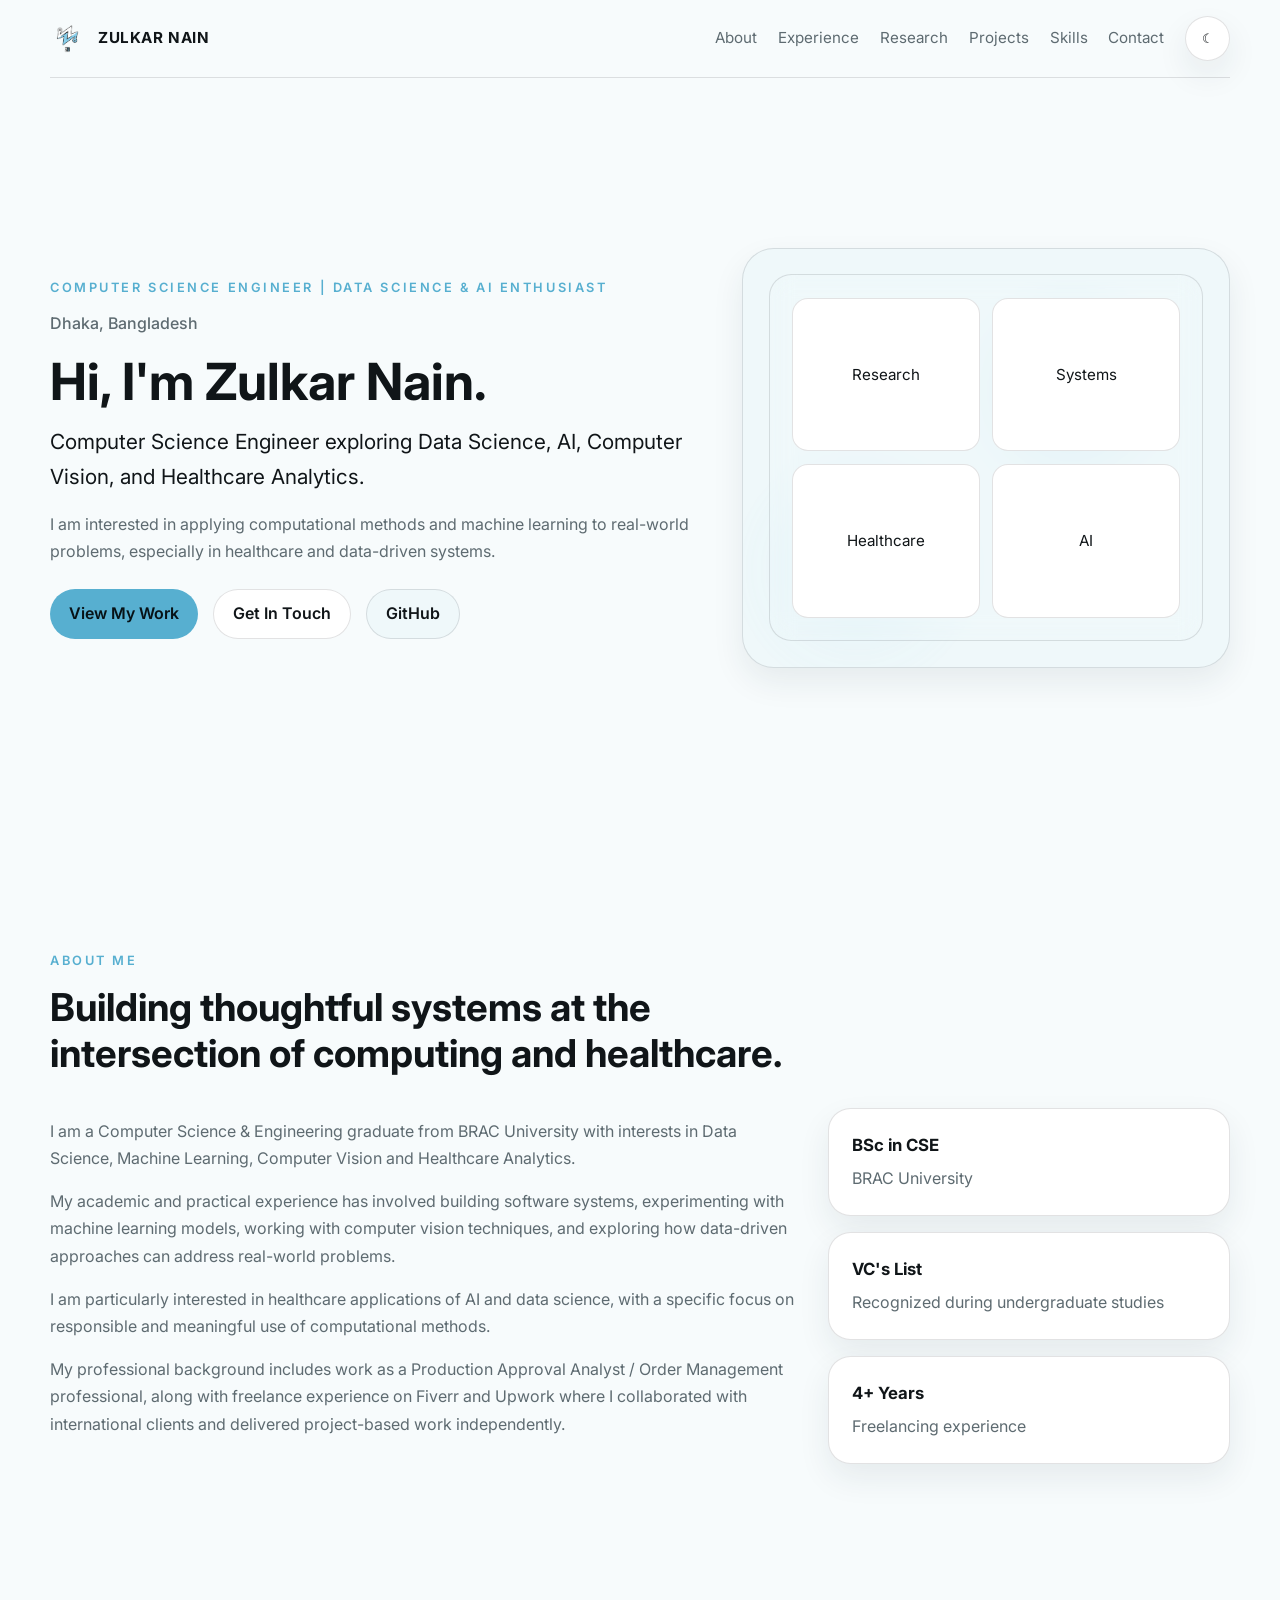
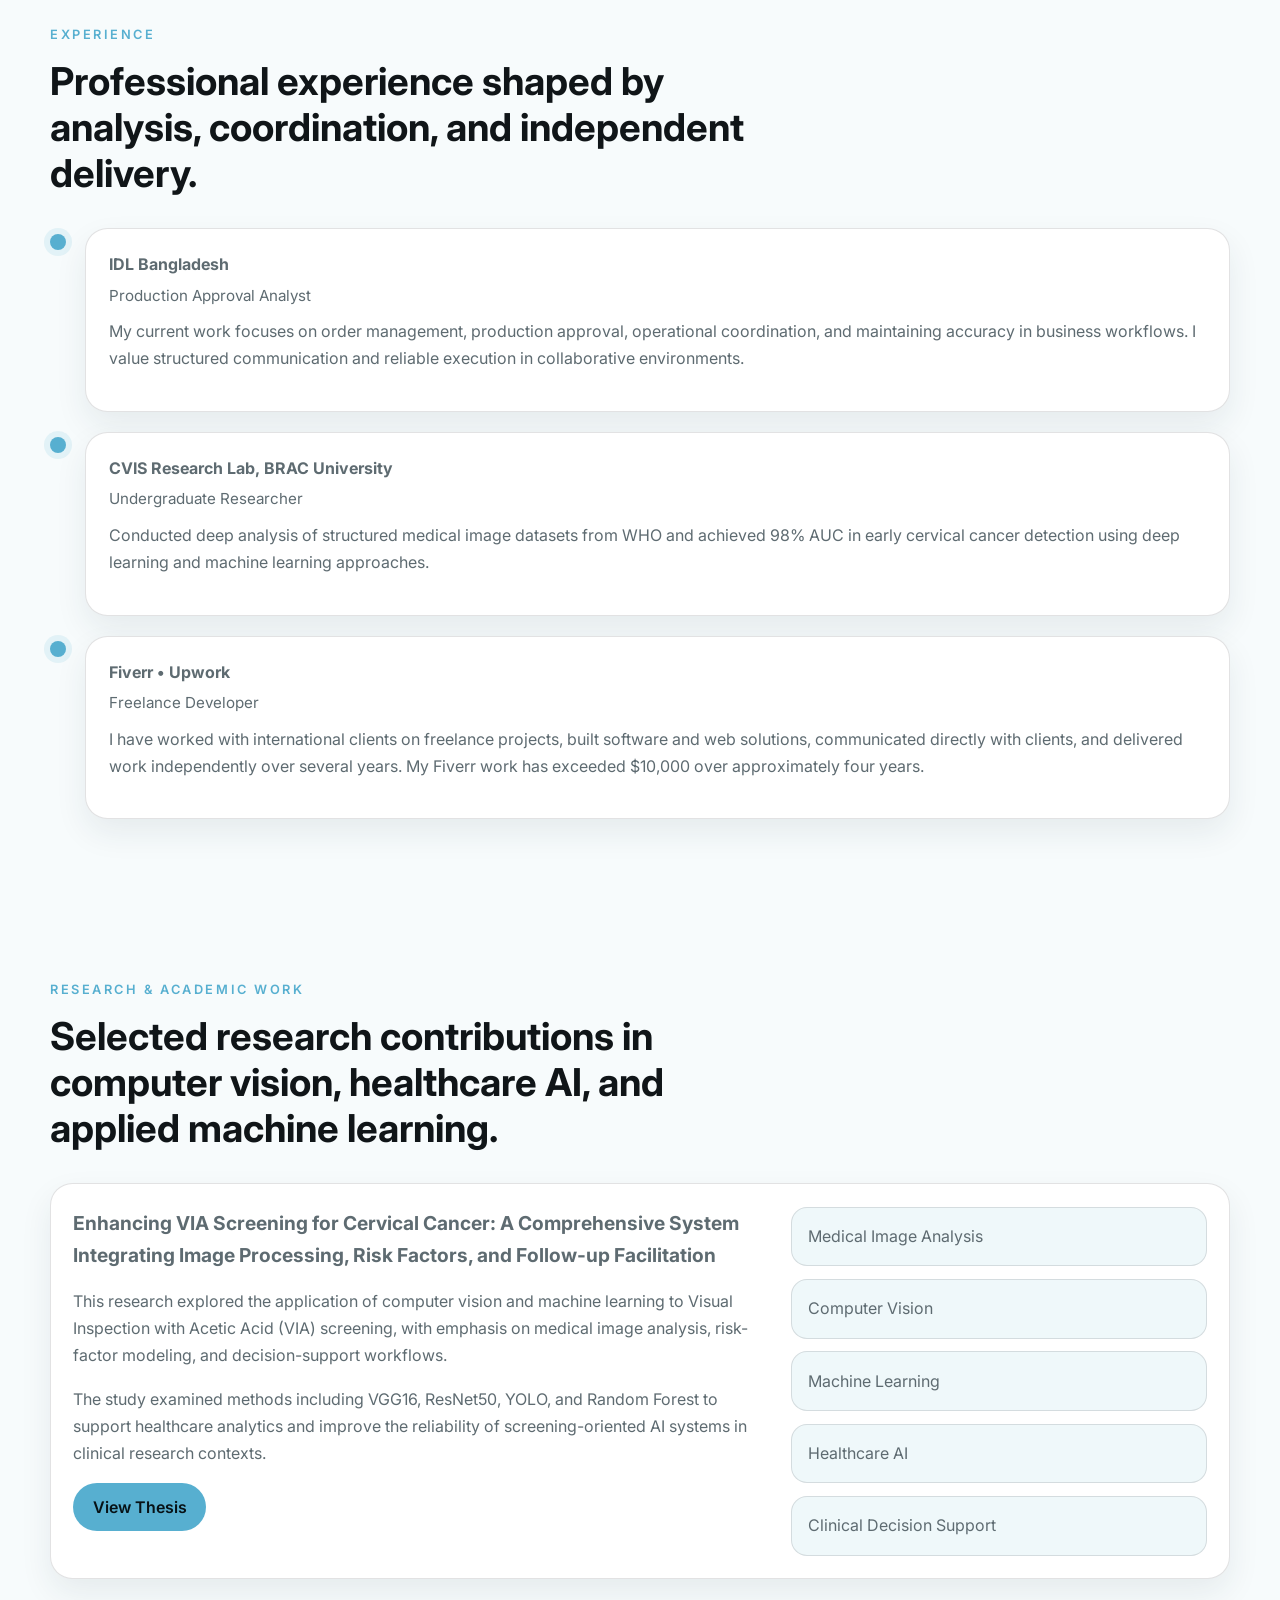
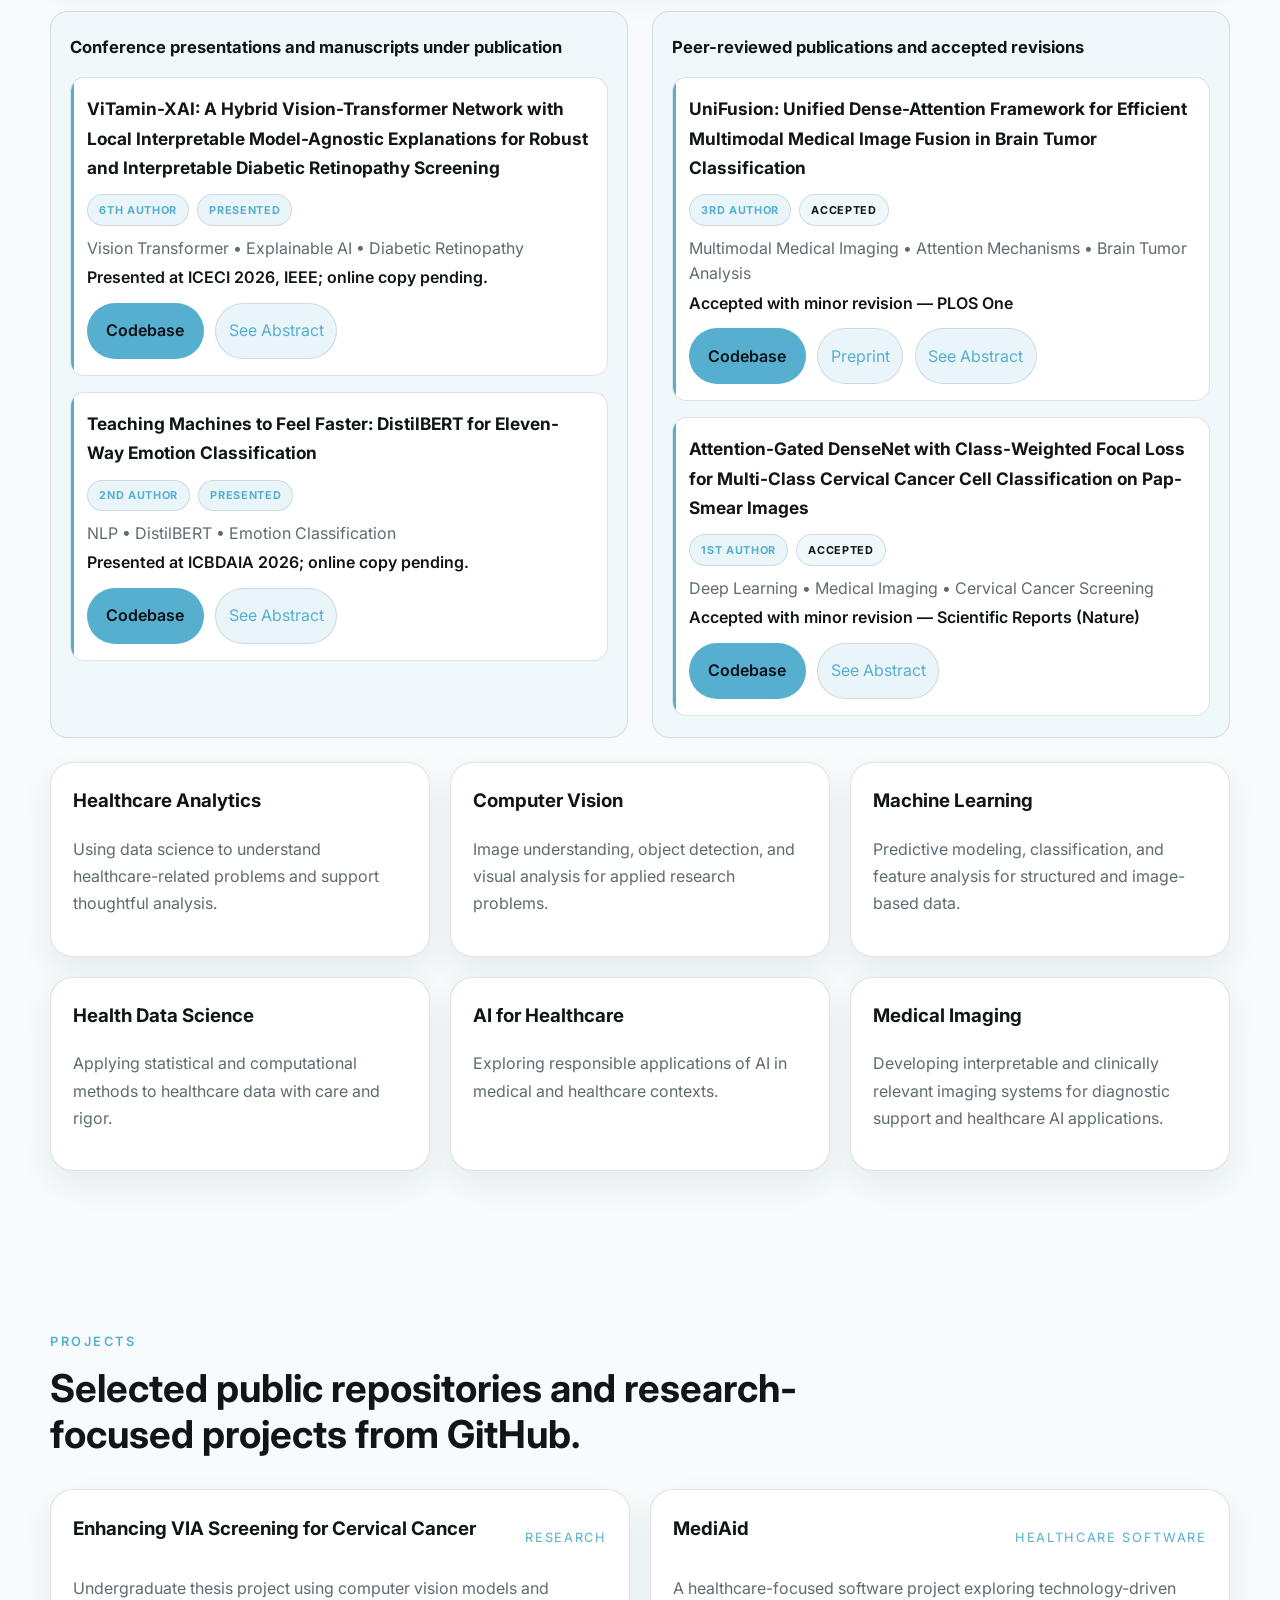
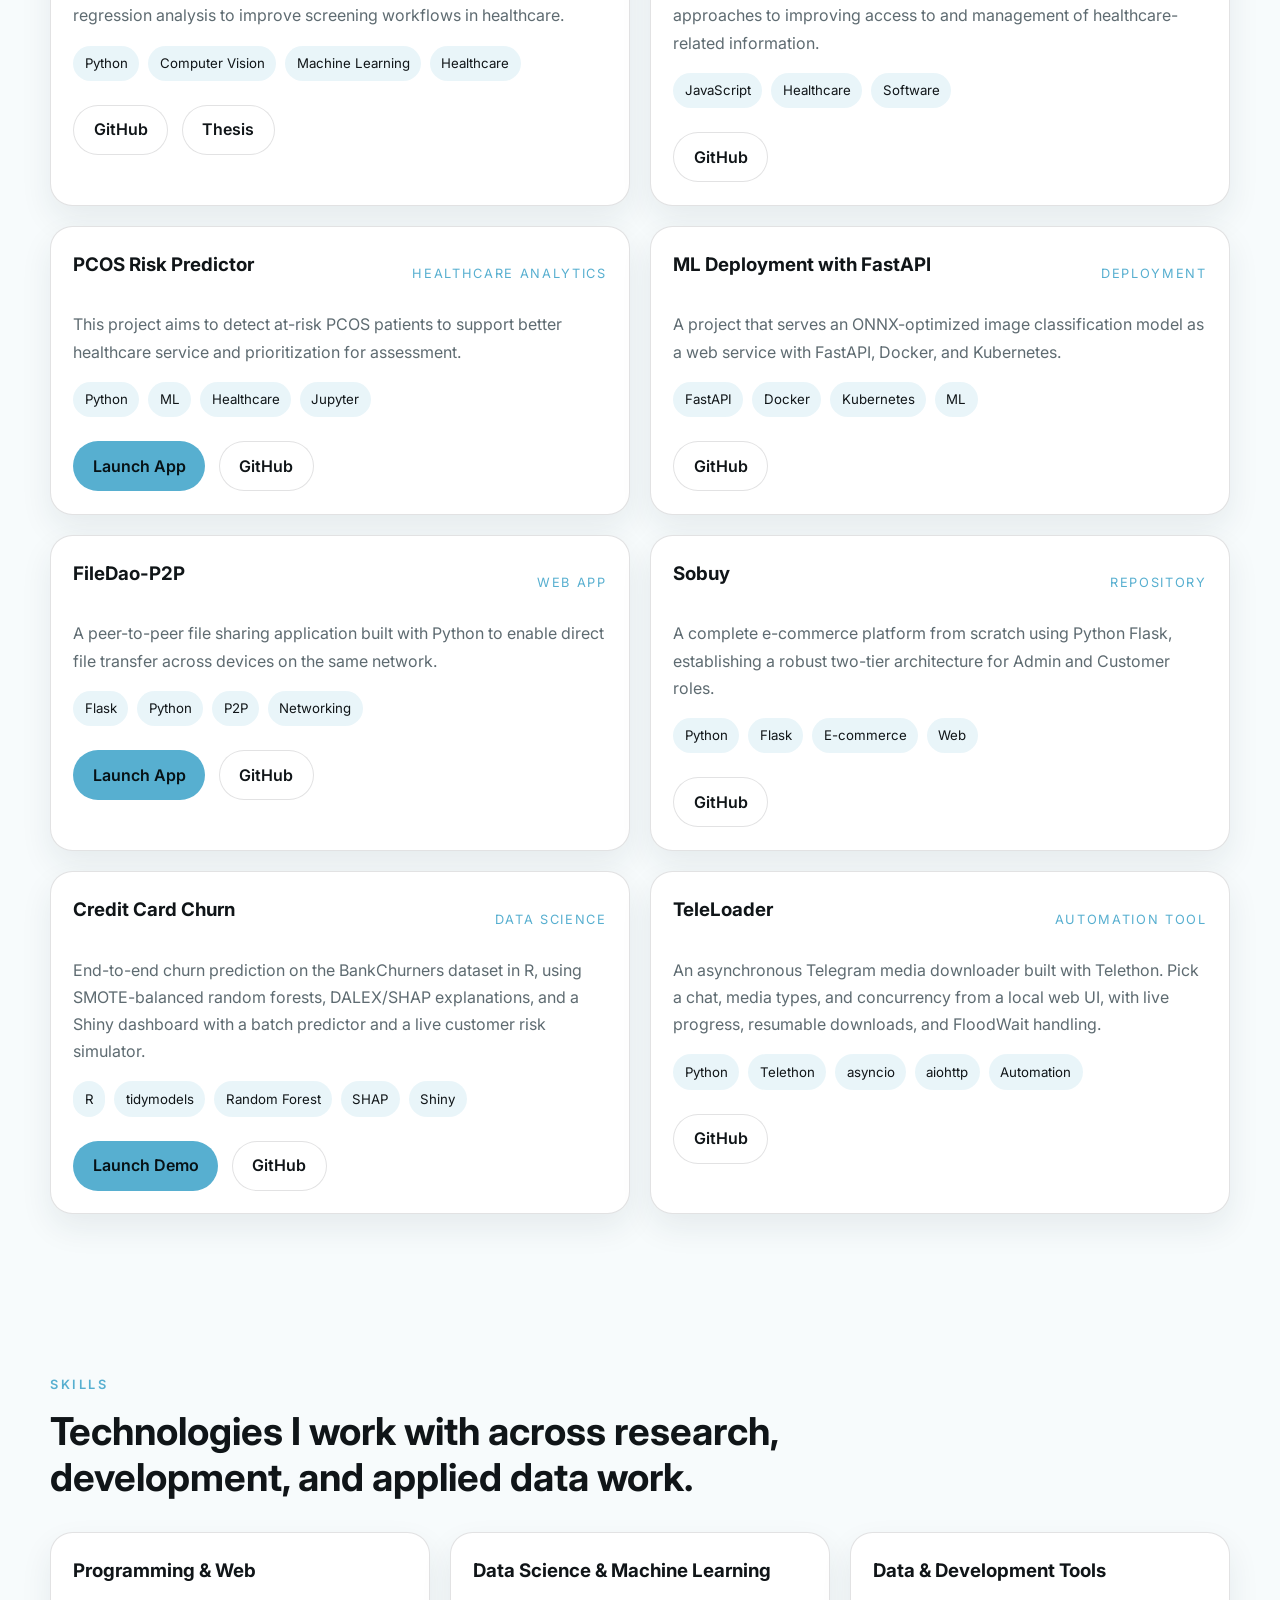
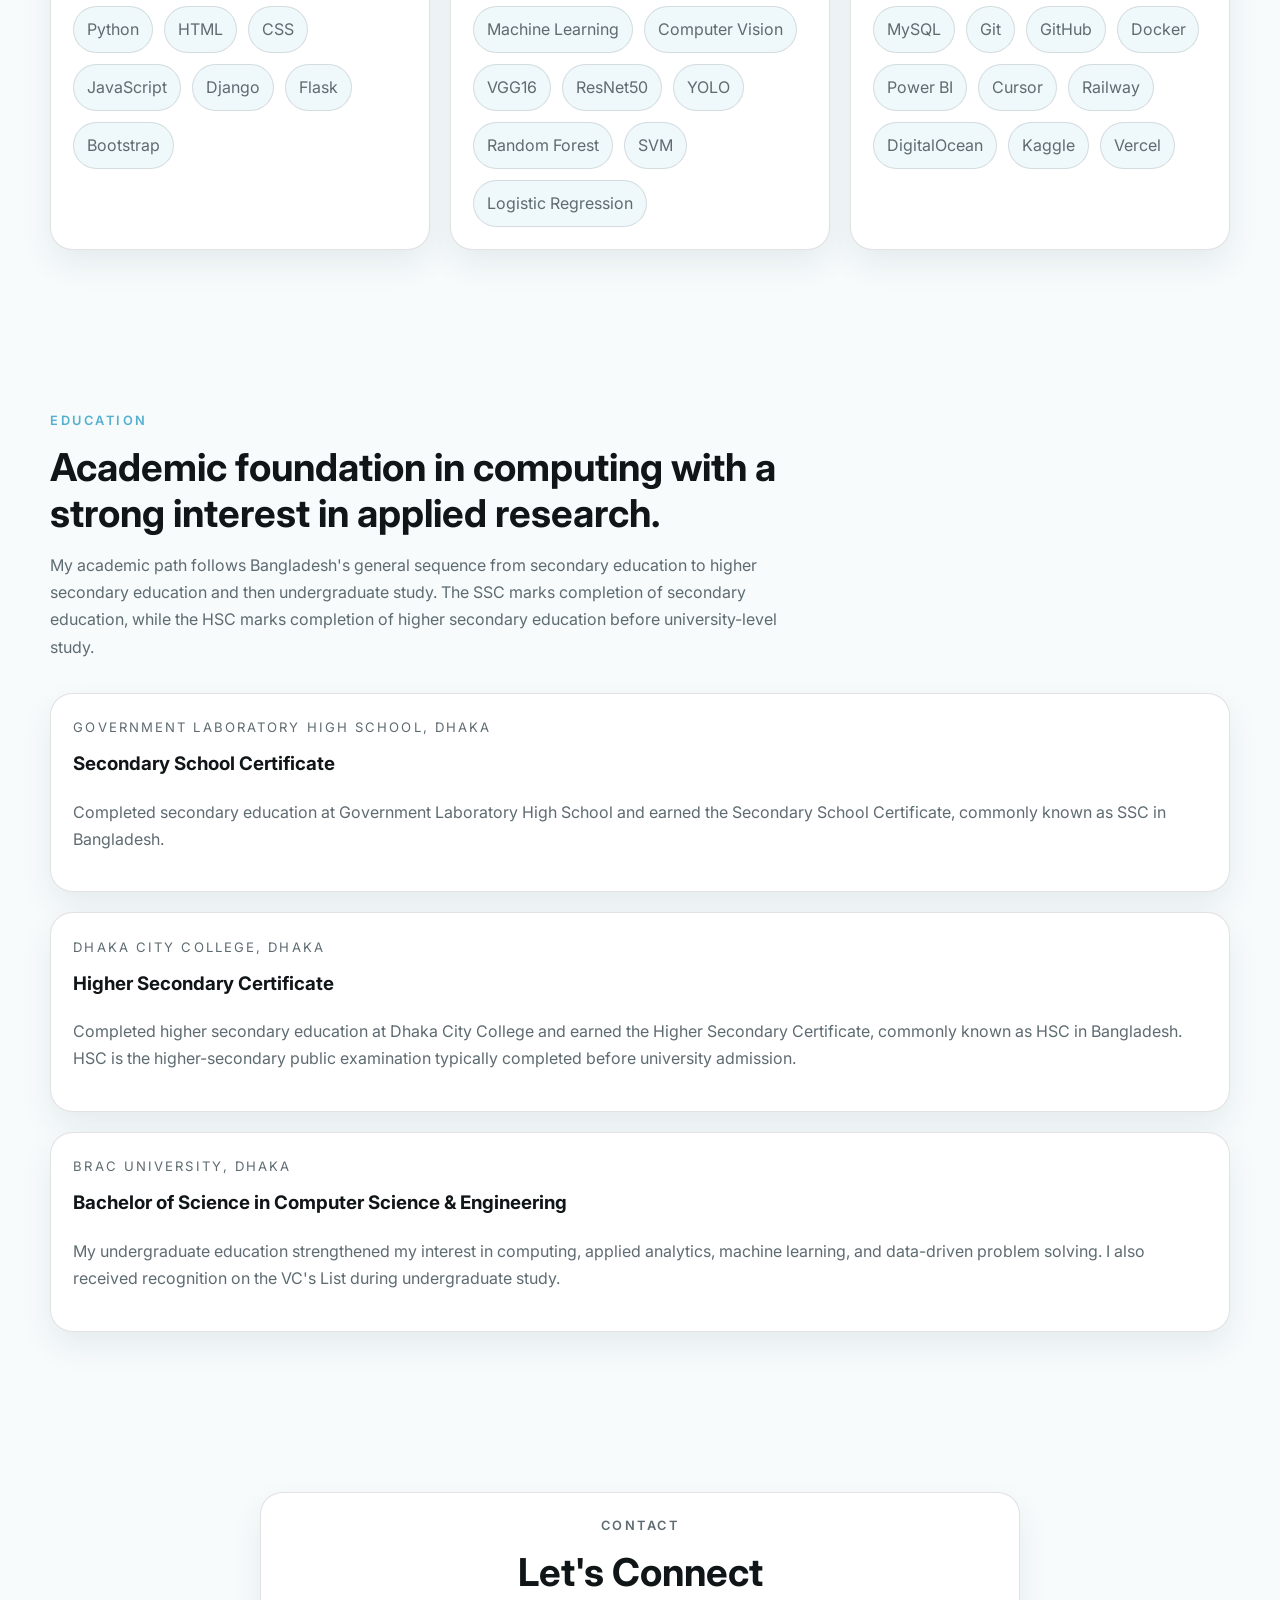
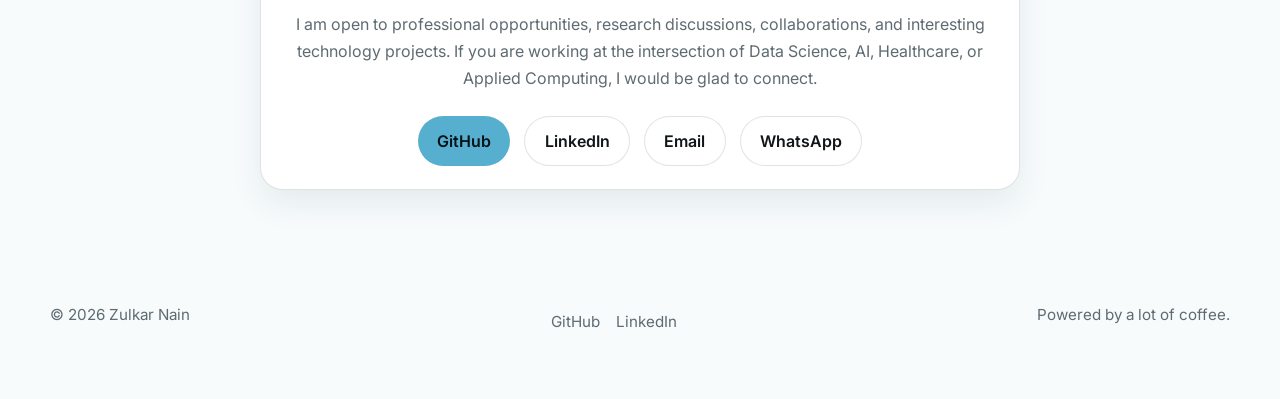
<file: index.html>
<!DOCTYPE html>
<html lang="en">
  <head>

    <!-- Google tag (gtag.js) -->
    <script async src="https://www.googletagmanager.com/gtag/js?id=G-DD88MCBWYH"></script>

    <script>
      window.dataLayer = window.dataLayer || [];
      function gtag(){dataLayer.push(arguments);}
      gtag('js', new Date());
      gtag('config', 'G-DD88MCBWYH');
    </script>

    <meta charset="UTF-8" />
    <meta name="viewport" content="width=device-width, initial-scale=1.0" />
    <meta name="description" content="Personal portfolio of Zulkar Nain, a Computer Science Engineer interested in Data Science, Artificial Intelligence, Computer Vision and Healthcare Analytics." />
    <meta name="author" content="Zulkar Nain" />
    <meta name="robots" content="index,follow" />
    <meta name="theme-color" content="#0d1113" />
    <meta property="og:title" content="Zulkar Nain — Computer Science Engineer | Data Science & AI" />
    <meta property="og:description" content="Personal portfolio of Zulkar Nain, a Computer Science Engineer interested in Data Science, Artificial Intelligence, Computer Vision and Healthcare Analytics." />
    <meta property="og:type" content="website" />
    <meta property="og:url" content="https://zulkarnain.online/" />
    <meta property="og:site_name" content="Zulkar Nain" />
    <meta property="og:image" content="https://zulkarnain.online/assets/og-image.png" />
    <meta property="og:image:secure_url" content="https://zulkarnain.online/assets/og-image.png" />
    <meta property="og:image:type" content="image/png" />
    <meta property="og:image:width" content="1200" />
    <meta property="og:image:height" content="630" />
    <meta property="og:image:alt" content="Zulkar Nain portfolio preview" />
    <meta name="twitter:card" content="summary_large_image" />
    <meta name="twitter:title" content="Zulkar Nain — Computer Science Engineer | Data Science & AI" />
    <meta name="twitter:description" content="Personal portfolio of Zulkar Nain, a Computer Science Engineer interested in Data Science, Artificial Intelligence, Computer Vision and Healthcare Analytics." />
    <meta name="twitter:image" content="https://zulkarnain.online/assets/og-image.png" />
    <meta name="twitter:image:alt" content="Zulkar Nain portfolio preview" />
    <link rel="canonical" href="https://zulkarnain.online/" />
    <link rel="icon" type="image/png" href="assets/icons/zn-icon.png" />
    <link rel="apple-touch-icon" href="assets/icons/zn-icon.png" />
    <link rel="shortcut icon" href="assets/icons/zn-icon.png" />
    <link rel="preconnect" href="https://fonts.googleapis.com" />
    <link rel="preconnect" href="https://fonts.gstatic.com" crossorigin />
    <link href="https://fonts.googleapis.com/css2?family=Inter:wght@400;500;600;700;800&display=swap" rel="stylesheet" />
    <title>Zulkar Nain — Computer Science Engineer | Data Science & AI</title>
    <link rel="stylesheet" href="style.css" />
    <script type="application/ld+json">
      {
        "@context": "https://schema.org",
        "@type": "Person",
        "name": "Zulkar Nain",
        "jobTitle": "Computer Science Engineer",
        "description": "Computer Science Engineer interested in Data Science, Artificial Intelligence, Computer Vision and Healthcare Analytics.",
        "url": "https://zulkarnain.online/",
        "alumniOf": {
          "@type": "CollegeOrUniversity",
          "name": "BRAC University"
        },
        "knowsAbout": [
          "Data Science",
          "Machine Learning",
          "Artificial Intelligence",
          "Computer Vision",
          "Healthcare Analytics"
        ]
      }
    </script>
  </head>
  <body>
    <div class="site-shell">
      <header class="site-header">
        <a class="brand" href="#top" aria-label="Go to top of the page">
          <img class="brand__mark" src="assets/icons/zn-icon.png" alt="Zulkar Nain logo" />
          <span>Zulkar Nain</span>
        </a>
        <button class="menu-toggle" type="button" aria-expanded="false" aria-controls="site-nav" aria-label="Toggle navigation">
          <span></span>
          <span></span>
          <span></span>
        </button>
        <nav class="site-nav" id="site-nav" aria-label="Primary navigation">
          <a href="#about">About</a>
          <a href="#experience">Experience</a>
          <a href="#research">Research</a>
          <a href="#projects">Projects</a>
          <a href="#skills">Skills</a>
          <a href="#contact">Contact</a>
          <button class="theme-toggle" type="button" aria-label="Toggle theme">
            <span class="theme-toggle__icon">☀︎</span>
          </button>
        </nav>
      </header>

      <main id="main-content" tabindex="-1">
        <section class="hero section">
          <div class="hero__content fade-in">
            <p class="eyebrow">Computer Science Engineer | Data Science &amp; AI Enthusiast</p>
            <p class="hero__location">Dhaka, Bangladesh</p>
            <h1>Hi, I'm Zulkar Nain.</h1>
            <p class="hero__lead">Computer Science Engineer exploring Data Science, AI, Computer Vision, and Healthcare Analytics.</p>
            <p class="hero__description">
              I am interested in applying computational methods and machine learning to real-world problems, especially in healthcare and data-driven systems.
            </p>
            <div class="hero__actions">
              <a class="button button--primary" href="#research">View My Work</a>
              <a class="button button--ghost" href="#contact">Get In Touch</a>
              <a class="button button--icon" href="https://github.com/zulkar-nain" target="_blank" rel="noreferrer">GitHub</a>
            </div>
          </div>
          <div class="hero__art fade-in" aria-hidden="true">
            <div class="orb orb--one"></div>
            <div class="orb orb--two"></div>
            <div class="grid-card">
              <div class="grid-card__inner">
                <span>Research</span>
                <span>Systems</span>
                <span>Healthcare</span>
                <span>AI</span>
              </div>
            </div>
          </div>
        </section>

        <section id="about" class="section about">
          <div class="section-heading fade-in">
            <p class="eyebrow">About Me</p>
            <h2>Building thoughtful systems at the intersection of computing and healthcare.</h2>
          </div>
          <div class="about__content">
            <div class="about__text fade-in">
              <p>
                I am a Computer Science &amp; Engineering graduate from BRAC University with interests in Data Science, Machine Learning, Computer Vision and Healthcare Analytics.
              </p>
              <p>
                My academic and practical experience has involved building software systems, experimenting with machine learning models, working with computer vision techniques, and exploring how data-driven approaches can address real-world problems.
              </p>
              <p>
                I am particularly interested in healthcare applications of AI and data science, with a specific focus on responsible and meaningful use of computational methods.
              </p>
              <p>
                My professional background includes work as a Production Approval Analyst / Order Management professional, along with freelance experience on Fiverr and Upwork where I collaborated with international clients and delivered project-based work independently.
              </p>
            </div>
            <div class="about__stats fade-in" aria-label="Key achievements">
              <article>
                <h3>BSc in CSE</h3>
                <p>BRAC University</p>
              </article>
              <article>
                <h3>VC's List</h3>
                <p>Recognized during undergraduate studies</p>
              </article>
              <article>
                <h3>4+ Years</h3>
                <p>Freelancing experience</p>
              </article>

            </div>
          </div>
        </section>

        <section id="experience" class="section experience">
          <div class="section-heading fade-in">
            <p class="eyebrow">Experience</p>
            <h2>Professional experience shaped by analysis, coordination, and independent delivery.</h2>
          </div>
          <div class="timeline">
            <article class="timeline__item fade-in">
              <div class="timeline__marker"></div>
              <div class="timeline__content">
                <p class="timeline__role">IDL Bangladesh</p>
                <p class="timeline__meta">Production Approval Analyst</p>
                <p>
                  My current work focuses on order management, production approval, operational coordination, and maintaining accuracy in business workflows. I value structured communication and reliable execution in collaborative environments.
                </p>
              </div>
            </article>
            <article class="timeline__item fade-in">
              <div class="timeline__marker"></div>
              <div class="timeline__content">
                <p class="timeline__role">CVIS Research Lab, BRAC University</p>
                <p class="timeline__meta">Undergraduate Researcher</p>
                <p>
                  Conducted deep analysis of structured medical image datasets from WHO and achieved 98% AUC in early cervical cancer detection using deep learning and machine learning approaches.
                </p>
              </div>
            </article>
            <article class="timeline__item fade-in">
              <div class="timeline__marker"></div>
              <div class="timeline__content">
                <p class="timeline__role">Fiverr • Upwork</p>
                <p class="timeline__meta">Freelance Developer</p>
                <p>
                  I have worked with international clients on freelance projects, built software and web solutions, communicated directly with clients, and delivered work independently over several years. My Fiverr work has exceeded $10,000 over approximately four years.
                </p>
              </div>
            </article>
          </div>
        </section>

        <section id="research" class="section research">
          <div class="section-heading fade-in">
            <p class="eyebrow">Research &amp; Academic Work</p>
            <h2>Selected research contributions in computer vision, healthcare AI, and applied machine learning.</h2>
          </div>
          <div class="research__hero fade-in">
            <div class="research__text">
              <p class="research__title">Enhancing VIA Screening for Cervical Cancer: A Comprehensive System Integrating Image Processing, Risk Factors, and Follow-up Facilitation</p>
              <p>
                This research explored the application of computer vision and machine learning to Visual Inspection with Acetic Acid (VIA) screening, with emphasis on medical image analysis, risk-factor modeling, and decision-support workflows.
              </p>
              <p>
                The study examined methods including VGG16, ResNet50, YOLO, and Random Forest to support healthcare analytics and improve the reliability of screening-oriented AI systems in clinical research contexts.
              </p>
              <a class="button button--primary" href="https://hdl.handle.net/10361/25092" target="_blank" rel="noreferrer">View Thesis</a>
            </div>
            <div class="research__pillars" aria-label="Research focus areas">
              <div>Medical Image Analysis</div>
              <div>Computer Vision</div>
              <div>Machine Learning</div>
              <div>Healthcare AI</div>
              <div>Clinical Decision Support</div>
            </div>
          </div>

          <div class="research__publications fade-in">
            <div class="publication-group">
              <h3>Conference presentations and manuscripts under publication</h3>
              <ul class="publication-list">
                <li>
                  <div class="publication-item__header">
                    <strong>ViTamin-XAI: A Hybrid Vision-Transformer Network with Local Interpretable Model-Agnostic Explanations for Robust and Interpretable Diabetic Retinopathy Screening</strong>
                    <div class="publication-item__meta">
                      <span class="publication-item__role">6th Author</span>
                      <span class="publication-item__status">Presented</span>
                    </div>
                  </div>
                  <p>Vision Transformer • Explainable AI • Diabetic Retinopathy</p>
                  <em>Presented at ICECI 2026, IEEE; online copy pending.</em>
                  <div class="publication-item__actions">
                    <a class="button button--primary" href="https://github.com/zulkar-nain/Diabetic-Retinopathy-Screening" target="_blank" rel="noreferrer">Codebase</a>
                    <button class="button button--ghost abstract-trigger" type="button" data-abstract-target="abstract-vitamin-xai" data-abstract-title="ViTamin-XAI: A Hybrid Vision-Transformer Network with Local Interpretable Model-Agnostic Explanations for Robust and Interpretable Diabetic Retinopathy Screening">See Abstract</button>
                  </div>
                </li>
                <li>
                  <div class="publication-item__header">
                    <strong>Teaching Machines to Feel Faster: DistilBERT for Eleven-Way Emotion Classification</strong>
                    <div class="publication-item__meta">
                      <span class="publication-item__role">2nd Author</span>
                      <span class="publication-item__status">Presented</span>
                    </div>
                  </div>
                  <p>NLP • DistilBERT • Emotion Classification</p>
                  <em>Presented at ICBDAIA 2026; online copy pending.</em>
                  <div class="publication-item__actions">
                    <a class="button button--primary" href="https://github.com/zulkar-nain/Eleven-Way-Emotion-Classification" target="_blank" rel="noreferrer">Codebase</a>
                    <button class="button button--ghost abstract-trigger" type="button" data-abstract-target="abstract-teaching-machines" data-abstract-title="Teaching Machines to Feel Faster: DistilBERT for Eleven-Way Emotion Classification">See Abstract</button>
                  </div>
                </li>
              </ul>
            </div>

            <div class="publication-group">
              <h3>Peer-reviewed publications and accepted revisions</h3>
              <ul class="publication-list">
                <li>
                  <div class="publication-item__header">
                    <strong>UniFusion: Unified Dense-Attention Framework for Efficient Multimodal Medical Image Fusion in Brain Tumor Classification</strong>
                    <div class="publication-item__meta">
                      <span class="publication-item__role">3rd Author</span>
                      <span class="publication-item__status publication-item__status--accepted">Accepted</span>
                    </div>
                  </div>
                  <p>Multimodal Medical Imaging • Attention Mechanisms • Brain Tumor Analysis</p>
                  <em>Accepted with minor revision — PLOS One</em>
                  <div class="publication-item__actions">
                    <a class="button button--primary" href="https://github.com/zulkar-nain/Unified-Dense-Attention-Framework" target="_blank" rel="noreferrer">Codebase</a>
                    <a href="https://www.researchgate.net/publication/410612940_UniFusion_Unified_dense-attention_framework_for_efficient_multimodal_medical_image_fusion_in_brain_tumor_classification" target="_blank" rel="noreferrer">Preprint</a>
                    <button class="button button--ghost abstract-trigger" type="button" data-abstract-target="abstract-unifusion" data-abstract-title="UniFusion: Unified Dense-Attention Framework for Efficient Multimodal Medical Image Fusion in Brain Tumor Classification">See Abstract</button>
                  </div>
                </li>
                <li>
                  <div class="publication-item__header">
                    <strong>Attention-Gated DenseNet with Class-Weighted Focal Loss for Multi-Class Cervical Cancer Cell Classification on Pap-Smear Images</strong>
                    <div class="publication-item__meta">
                      <span class="publication-item__role">1st Author</span>
                      <span class="publication-item__status publication-item__status--accepted">Accepted</span>
                    </div>
                  </div>
                  <p>Deep Learning • Medical Imaging • Cervical Cancer Screening</p>
                  <em>Accepted with minor revision — Scientific Reports (Nature)</em>
                  <div class="publication-item__actions">
                    <a class="button button--primary" href="https://github.com/zulkar-nain/Cervical-Cancer-Cell-Classification-on-Pap-Smear-Images" target="_blank" rel="noreferrer">Codebase</a>
                    <button class="button button--ghost abstract-trigger" type="button" data-abstract-target="abstract-attention-gated-densenet" data-abstract-title="Attention-Gated DenseNet with Class-Weighted Focal Loss for Multi-Class Cervical Cancer Cell Classification on Pap-Smear Images">See Abstract</button>
                  </div>
                </li>
              </ul>
            </div>
          </div>
          <div class="research__stack">
            <div class="interest-grid">
            <article class="interest-card fade-in">
              <h3>Healthcare Analytics</h3>
              <p>Using data science to understand healthcare-related problems and support thoughtful analysis.</p>
            </article>
            <article class="interest-card fade-in">
              <h3>Computer Vision</h3>
              <p>Image understanding, object detection, and visual analysis for applied research problems.</p>
            </article>
            <article class="interest-card fade-in">
              <h3>Machine Learning</h3>
              <p>Predictive modeling, classification, and feature analysis for structured and image-based data.</p>
            </article>
            <article class="interest-card fade-in">
              <h3>Health Data Science</h3>
              <p>Applying statistical and computational methods to healthcare data with care and rigor.</p>
            </article>
            <article class="interest-card fade-in">
              <h3>AI for Healthcare</h3>
              <p>Exploring responsible applications of AI in medical and healthcare contexts.</p>
            </article>
            <article class="interest-card fade-in">
              <h3>Medical Imaging</h3>
              <p>Developing interpretable and clinically relevant imaging systems for diagnostic support and healthcare AI applications.</p>
            </article>
            </div>
          </div>
        </section>

        <div class="abstract-modal" id="abstract-modal" aria-hidden="true">
          <div class="abstract-modal__backdrop" data-abstract-close></div>
          <div class="abstract-modal__dialog" role="dialog" aria-modal="true" aria-labelledby="abstract-modal-title">
            <button class="abstract-modal__close" type="button" data-abstract-close aria-label="Close abstract">&times;</button>
            <p class="eyebrow">Abstract</p>
            <h3 id="abstract-modal-title"></h3>
            <div class="abstract-modal__body" id="abstract-modal-body"></div>
          </div>
        </div>

        <template id="abstract-vitamin-xai">
          <p>Diabetic Retinopathy (DR) remains a leading cause of preventable blindness globally. While deep learning has achieved expert-level performance in diagnosis, the “black-box” nature of these models hinders clinical adoption. Furthermore, pure Vision Transformers (ViTs) often require massive datasets to learn local features efficiently. This paper introduces ViTaminXAI, a novel framework leveraging the ViTamin architecture — a hybrid model combining Mobile Convolution Blocks (MBConv) and Transformer blocks — to achieve state-of-the-art performance in binary DR classification. We integrate Local Interpretable Model-agnostic Explanations (LIME) to provide pixel-level interpretability through perturbation-based analysis. Experimental results on an augmented retinal dataset demonstrate a validation accuracy of 99.44%, with a test accuracy of 99.44%, significantly outperforming traditional CNN baselines. The LIME visualizations validate that the model correctly identifies pathological features such as microaneurysms and hemorrhages, ensuring transparency and trustworthiness for medical deployment. The model contains 86.98 million trainable parameters and converges in approximately 7.14 hours on dual-GPU hardware.</p>
          <p class="abstract-modal__keywords"><strong>Index Terms:</strong> Diabetic Retinopathy, Vision Transformers, Hybrid Architecture, Explainable AI, LIME, Deep Learning, Medical Image Analysis.</p>
        </template>

        <template id="abstract-teaching-machines">
          <p>In this work, focused on multi-class emotion recognition on the Text Emotion dataset of ~106,000 English sentences annotated with 11 emotions. A number of pretrained transformer encoders — in particular DistilBERT-base, BERT-base and RoBERTa-base — are fine-tuned and compared with classic as well as ensemble baselines such as k-NN, logistic regression, naive Bayes classifiers, decision trees, AdaBoost and gradient boosting. All models are trained by subword tokenization and supervised cross-entropy, evaluated with accuracy, weighted precision, recall, F1-score and confusion matrices. DistilBERT-base attains the highest performance overall — 0.89 accuracy, 0.89 weighted F1-score on the test set — and yields a lower computational budget compared to the larger counterparts. Per-class results demonstrate high robustness on frequent emotions (neutral, enthusiasm, hate and relief) and solid effort for challenging classes, making lightweight transformers feasible for real-world applications.</p>
          <p class="abstract-modal__keywords"><strong>Keywords:</strong> emotion recognition, text emotion classification, transformer models, DistilBERT, efficient NLP, social media analytics, sentiment analysis.</p>
        </template>

        <template id="abstract-unifusion">
          <p>Deep learning-based brain tumor classification benefits substantially from fusing complementary diagnostic information from CT and MRI scans, but current state-of-the-art methods are limited by large parameter counts (&gt;8M), slow inference (&gt;70ms per image), and training instability from adversarial optimization. We introduce UniFusion, a parameter-efficient convolutional neural network that leverages dense connectivity for improved gradient flow, incorporates a dual-channel Convolutional Block Attention Module (CBAM) for spatial-channel feature refinement, and utilizes multi-strategy fusion combining maximum, additive, and learned adaptive weighting operations. UniFusion was rigorously evaluated on 4,318 paired CT-MRI brain images (stratified by patient: 70% training, 15% validation, 15% test) aggregated from the Cancer Imaging Archive, BraTS2021, and institutional cohorts (IRB Protocol #2024-AI-378). In systematic comparisons against four representative models (UNetFusion, Temporal Decomposition Network, ResNetFusion, DeepFuse) under uniform training protocols, UniFusion achieved 95.67% test accuracy (95% CI: 93.84–97.50%), 96.15% precision, 95.24% recall, and 95.69% F1-score — statistically equivalent to the most recent state-of-the-art (McNemar's test, p = 0.78) — while reducing parameters by 50.4% (4.24M vs. 8.55M), accelerating inference by 38.7% (46ms vs. 75ms on NVIDIA Tesla P100), and ensuring stable training without adversarial complexity. Ablation studies demonstrate synergistic architectural contributions: dense connectivity (91.82% baseline accuracy), CBAM attention (+3.41%), and multi-strategy fusion (+0.44%). These results establish UniFusion as a clinically deployable solution for robust, real-time multimodal brain tumor classification.</p>
        </template>

        <template id="abstract-attention-gated-densenet">
          <p>Cervical cancer remains a leading cause of cancer-related mortality among women worldwide, despite being largely preventable through early cytological screening. The Papanicolaou (Pap) smear test is the cornerstone of cervical-cancer screening programs but is constrained by labor-intensive manual interpretation, inter-observer variability, and a non-trivial false-negative rate. Computer-aided diagnosis (CAD) systems built upon deep convolutional neural networks (CNNs) offer a promising solution, but existing approaches typically rely on either heavy parameter-rich backbones unsuited for deployment in resource-constrained settings, or use loss functions that treat all training samples equivalently and therefore fail to address inherent difficulty variation across cervical-cell morphologies. In this work, we propose a lightweight Attention-Gated DenseNet121 (AG-DenseNet) trained with a Class-Weighted Focal Loss (CW-FL) for fine-grained classification of cervical cells into five clinically meaningful categories. We integrate Convolutional Block Attention Module (CBAM)-style channel- and spatial-attention gates after each dense block of DenseNet121, introducing fewer than 0.15 million additional parameters while explicitly suppressing background clutter and amplifying nucleus–cytoplasm regions critical for cytological grading. We adopt a class-weighted focal loss formulation that combines inverse-frequency alpha-balancing with a focusing parameter, jointly down-weighting easy examples and steering optimization toward morphologically ambiguous classes. Experiments on the SIPaKMeD dataset comprising 4,049 single-cell images demonstrate that the proposed method attains a test accuracy of 97.20%, a macro-F1 of 97.22%, Cohen's kappa of 0.9650, Matthews correlation coefficient of 0.9651, and a macro one-versus-rest area-under-ROC of 0.9988, while requiring only 7.26 million parameters. The model achieves perfect classification of Parabasal cells and exceeds 98% AUC on every class. Calibration analysis yields an expected calibration error of 0.0417, indicating well-calibrated confidence estimates suitable for clinical triage. Qualitative attention-map evidence confirms that the proposed gating mechanism concentrates on diagnostically relevant cellular regions. The framework offers a favorable accuracy-efficiency trade-off and constitutes a practical building block for automated cervical-cancer screening pipelines.</p>
          <p class="abstract-modal__keywords"><strong>Keywords:</strong> cervical cancer, Pap smear, SIPaKMeD, deep learning, DenseNet, attention mechanism, focal loss, medical image classification.</p>
        </template>

        <section id="projects" class="section projects">
          <div class="section-heading fade-in">
            <p class="eyebrow">Projects</p>
            <h2>Selected public repositories and research-focused projects from GitHub.</h2>
          </div>
          <div class="project-grid">
            <article class="project-card fade-in">
              <div class="project-card__top">
                <h3>Enhancing VIA Screening for Cervical Cancer</h3>
                <span>Research</span>
              </div>
              <p>Undergraduate thesis project using computer vision models and regression analysis to improve screening workflows in healthcare.</p>
              <div class="project-card__tags">
                <span>Python</span><span>Computer Vision</span><span>Machine Learning</span><span>Healthcare</span>
              </div>
              <div class="project-card__actions">
                <a class="button button--ghost" href="https://github.com/zulkar-nain/Enhancing-VIA-screening-for-cervical-cancer" target="_blank" rel="noreferrer">GitHub</a>
                <a class="button button--ghost" href="https://hdl.handle.net/10361/25092" target="_blank" rel="noreferrer">Thesis</a>
              </div>
            </article>

            <article class="project-card fade-in">
              <div class="project-card__top">
                <h3>MediAid</h3>
                <span>Healthcare Software</span>
              </div>
              <p>A healthcare-focused software project exploring technology-driven approaches to improving access to and management of healthcare-related information.</p>
              <div class="project-card__tags">
                <span>JavaScript</span><span>Healthcare</span><span>Software</span>
              </div>
              <div class="project-card__actions">
                <a class="button button--ghost" href="https://github.com/zulkar-nain/MediAid" target="_blank" rel="noreferrer">GitHub</a>
              </div>
            </article>
            <article class="project-card fade-in">
              <div class="project-card__top">
                <h3>PCOS Risk Predictor</h3>
                <span>Healthcare Analytics</span>
              </div>
              <p>This project aims to detect at-risk PCOS patients to support better healthcare service and prioritization for assessment.</p>
              <div class="project-card__tags">
                <span>Python</span><span>ML</span><span>Healthcare</span><span>Jupyter</span>
              </div>
              <div class="project-card__actions">
                <a class="button button--primary" href="https://testpcos.online/" target="_blank" rel="noreferrer">Launch App</a>
                <a class="button button--ghost" href="https://github.com/zulkar-nain/PCOS-Risk-Predictor-Identifying-At-Risk-Individuals" target="_blank" rel="noreferrer">GitHub</a>
              </div>
            </article>
            <article class="project-card fade-in">
              <div class="project-card__top">
                <h3>ML Deployment with FastAPI</h3>
                <span>Deployment</span>
              </div>
              <p>A project that serves an ONNX-optimized image classification model as a web service with FastAPI, Docker, and Kubernetes.</p>
              <div class="project-card__tags">
                <span>FastAPI</span><span>Docker</span><span>Kubernetes</span><span>ML</span>
              </div>
              <div class="project-card__actions">
                <a class="button button--ghost" href="https://github.com/zulkar-nain/ml-deployment-k8s-fastapi" target="_blank" rel="noreferrer">GitHub</a>
              </div>
            </article>
            <article class="project-card fade-in">
              <div class="project-card__top">
                <h3>FileDao-P2P</h3>
                <span>Web App</span>
              </div>
              <p>A peer-to-peer file sharing application built with Python to enable direct file transfer across devices on the same network.</p>
              <div class="project-card__tags">
                <span>Flask</span><span>Python</span><span>P2P</span><span>Networking</span>
              </div>
              <div class="project-card__actions">
                <a class="button button--primary" href="https://filedao.online/" target="_blank" rel="noreferrer">Launch App</a>
                <a class="button button--ghost" href="https://github.com/zulkar-nain/FileDao-P2P" target="_blank" rel="noreferrer">GitHub</a>
              </div>
            </article>
            <article class="project-card fade-in">
              <div class="project-card__top">
                <h3>Sobuy</h3>
                <span>Repository</span>
              </div>
              <p>A complete e-commerce platform from scratch using Python Flask, establishing a robust two-tier architecture for Admin and Customer roles.</p>
              <div class="project-card__tags">
                <span>Python</span><span>Flask</span><span>E-commerce</span><span>Web</span>
              </div>
              <div class="project-card__actions">
                <a class="button button--ghost" href="https://github.com/zulkar-nain/sobuy" target="_blank" rel="noreferrer">GitHub</a>
              </div>
            </article>
            <article class="project-card fade-in">
              <div class="project-card__top">
                <h3>Credit Card Churn</h3>
                <span>Data Science</span>
              </div>
              <p>End-to-end churn prediction on the BankChurners dataset in R, using SMOTE-balanced random forests, DALEX/SHAP explanations, and a Shiny dashboard with a batch predictor and a live customer risk simulator.</p>
              <div class="project-card__tags">
                <span>R</span><span>tidymodels</span><span>Random Forest</span><span>SHAP</span><span>Shiny</span>
              </div>
              <div class="project-card__actions">
                <a class="button button--primary" href="https://zulkar-nain.github.io/cc-customer-churn-analysis/" target="_blank" rel="noreferrer">Launch Demo</a>
                <a class="button button--ghost" href="https://github.com/zulkar-nain/cc-customer-churn-analysis" target="_blank" rel="noreferrer">GitHub</a>
              </div>
            </article>
            <article class="project-card fade-in">
              <div class="project-card__top">
                <h3>TeleLoader</h3>
                <span>Automation Tool</span>
              </div>
              <p>An asynchronous Telegram media downloader built with Telethon. Pick a chat, media types, and concurrency from a local web UI, with live progress, resumable downloads, and FloodWait handling.</p>
              <div class="project-card__tags">
                <span>Python</span><span>Telethon</span><span>asyncio</span><span>aiohttp</span><span>Automation</span>
              </div>
              <div class="project-card__actions">
                <a class="button button--ghost" href="https://github.com/zulkar-nain/teleloader" target="_blank" rel="noreferrer">GitHub</a>
              </div>
            </article>
          </div>
        </section>

        <section id="skills"  class="section skills">
          <div class="section-heading fade-in">
            <p class="eyebrow">Skills</p>
            <h2>Technologies I work with across research, development, and applied data work.</h2>
          </div>
          <div class="skills__grid">
            <article class="skill-group fade-in">
              <h3>Programming &amp; Web</h3>
              <ul>
                <li>Python</li>
                <li>HTML</li>
                <li>CSS</li>
                <li>JavaScript</li>
                <li>Django</li>
                <li>Flask</li>
                <li>Bootstrap</li>
              </ul>
            </article>
            <article class="skill-group fade-in">
              <h3>Data Science &amp; Machine Learning</h3>
              <ul>
                <li>Machine Learning</li>
                <li>Computer Vision</li>
                <li>VGG16</li>
                <li>ResNet50</li>
                <li>YOLO</li>
                <li>Random Forest</li>
                <li>SVM</li>
                <li>Logistic Regression</li>
              </ul>
            </article>
            <article class="skill-group fade-in">
              <h3>Data &amp; Development Tools</h3>
              <ul>
                <li>MySQL</li>
                <li>Git</li>
                <li>GitHub</li>
                <li>Docker</li>
                <li>Power BI</li>
                <li>Cursor</li>
                <li>Railway</li>
                <li>DigitalOcean</li>
                <li>Kaggle</li>
                <li>Vercel</li>
              </ul>
            </article>
          </div>
        </section>

        <section class="section education">
          <div class="section-heading fade-in">
            <p class="eyebrow">Education</p>
            <h2>Academic foundation in computing with a strong interest in applied research.</h2>
            <p class="education__intro">
              My academic path follows Bangladesh's general sequence from secondary education to higher secondary education and then undergraduate study. The SSC marks completion of secondary education, while the HSC marks completion of higher secondary education before university-level study.
            </p>
          </div>
          <div class="education__pathway">
            <article class="education-card fade-in">
              <p class="education-card__school">Government Laboratory High School, Dhaka</p>
              <h3>Secondary School Certificate</h3>
              <p>
                Completed secondary education at Government Laboratory High School and earned the Secondary School Certificate, commonly known as SSC in Bangladesh.
              </p>
            </article>
            <article class="education-card fade-in">
              <p class="education-card__school">Dhaka City College, Dhaka</p>
              <h3>Higher Secondary Certificate</h3>
              <p>
                Completed higher secondary education at Dhaka City College and earned the Higher Secondary Certificate, commonly known as HSC in Bangladesh. HSC is the higher-secondary public examination typically completed before university admission.
              </p>
            </article>
            <article class="education-card fade-in">
              <p class="education-card__school">BRAC University, Dhaka</p>
              <h3>Bachelor of Science in Computer Science &amp; Engineering</h3>
              <p>
                My undergraduate education strengthened my interest in computing, applied analytics, machine learning, and data-driven problem solving. I also received recognition on the VC's List during undergraduate study.
              </p>
            </article>
          </div>
        </section>

        <section id="contact" class="section contact">
          <div class="contact__card fade-in">
            <p class="eyebrow">Contact</p>
            <h2>Let's Connect</h2>
            <p>
              I am open to professional opportunities, research discussions, collaborations, and interesting technology projects. If you are working at the intersection of Data Science, AI, Healthcare, or Applied Computing, I would be glad to connect.
            </p>
            <div class="contact__actions">
              <a class="button button--primary" href="https://github.com/zulkar-nain" target="_blank" rel="noreferrer">GitHub</a>
              <a class="button button--ghost" href="https://www.linkedin.com/in/zulkarnain-/" target="_blank" rel="noreferrer" aria-label="LinkedIn profile link">LinkedIn</a>
              <a class="button button--ghost" href="mailto:mail.zulkar@gmail.com">Email</a>
              <button class="button button--ghost" id="whatsapp-reveal" type="button" aria-expanded="false">WhatsApp</button>
              <a class="button button--ghost whatsapp-number" id="whatsapp-number" href="https://wa.me/8801981668284" target="_blank" rel="noreferrer" aria-hidden="true">+8801981668284</a>
            </div>
          </div>
        </section>
      </main>

      <footer class="site-footer">
        <p>© <span id="year"></span> Zulkar Nain</p>
        <div>
          <a href="https://github.com/zulkar-nain" target="_blank" rel="noreferrer">GitHub</a>
          <a href="https://www.linkedin.com/in/zulkarnain-/" target="_blank" rel="noreferrer" aria-label="LinkedIn profile link">LinkedIn</a>
        </div>
        <p>Powered by a lot of coffee.</p>
      </footer>
    </div>
    <script src="script.js"></script>
  </body>
</html>
</file>
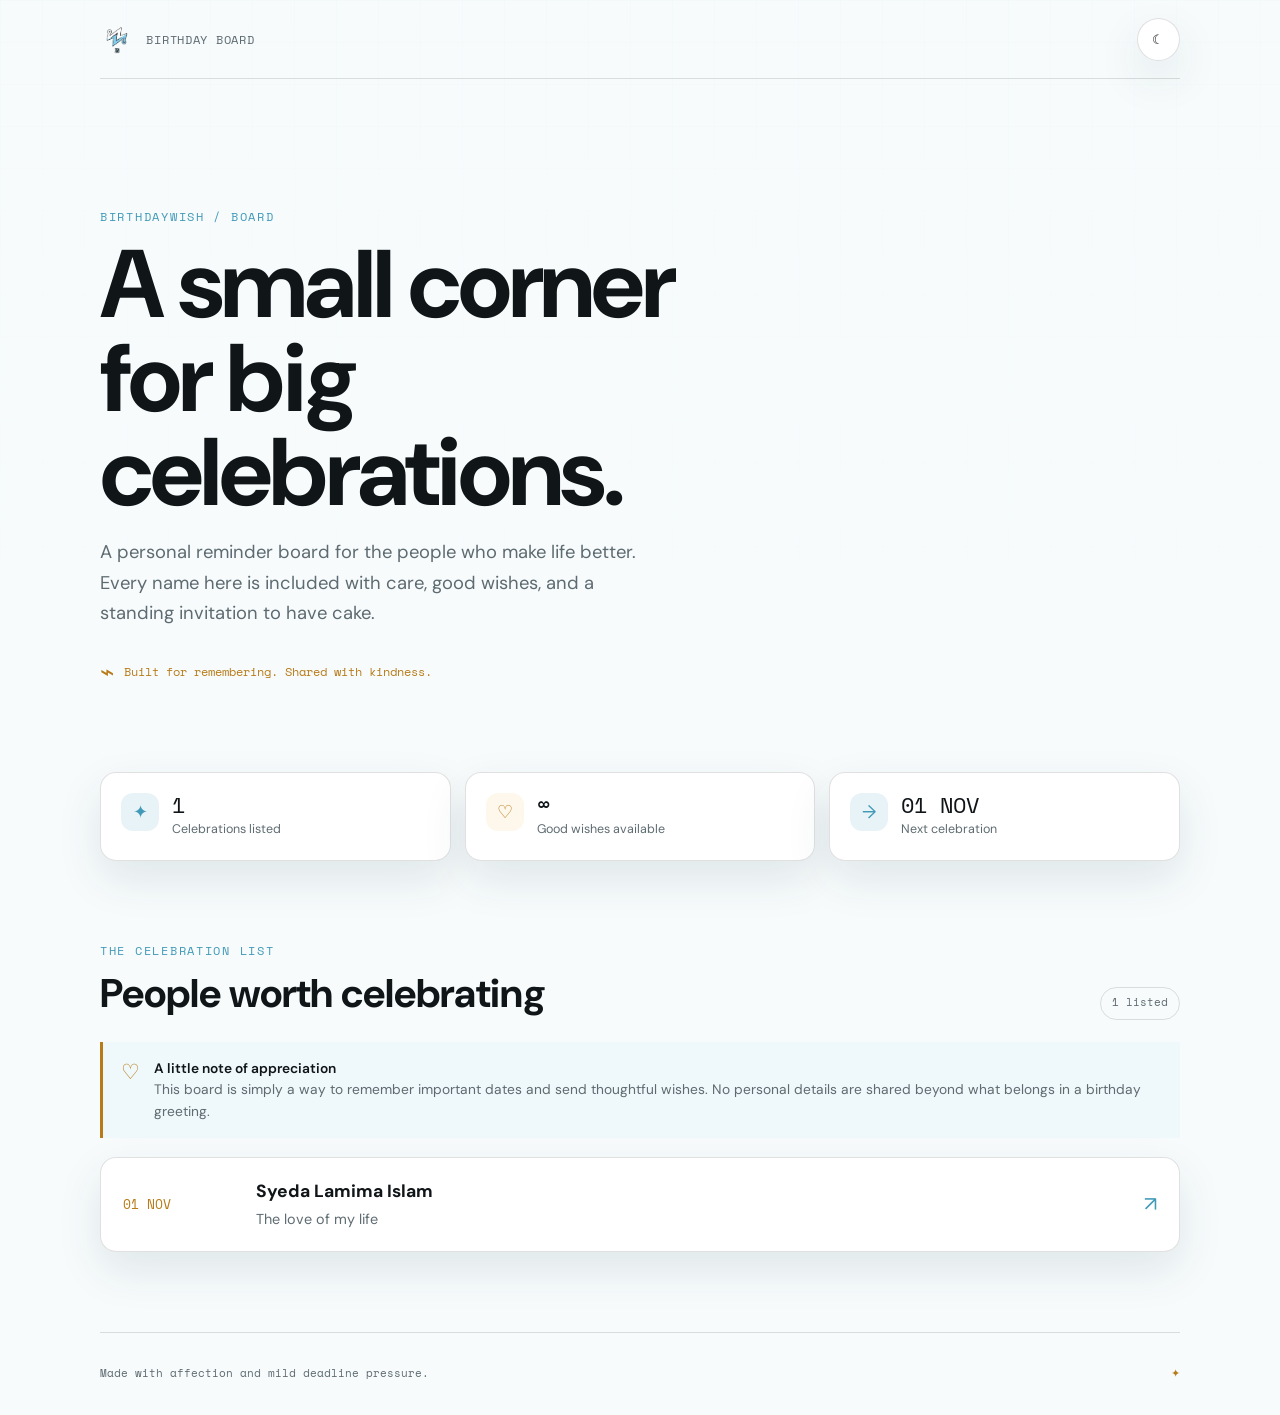
<file: birthdaywish/index.html>
<!DOCTYPE html>
<html lang="en">
  <head>
    <!-- Google tag (gtag.js) -->
    <script async src="https://www.googletagmanager.com/gtag/js?id=G-DD88MCBWYH"></script>
    <script>
      window.dataLayer = window.dataLayer || [];
      function gtag(){dataLayer.push(arguments);}
      gtag('js', new Date());
      gtag('config', 'G-DD88MCBWYH');
    </script>

    <meta charset="UTF-8" />
    <meta name="viewport" content="width=device-width, initial-scale=1.0" />
    <meta name="description" content="A small celebration board for birthday wishes." />
    <meta name="robots" content="noindex, nofollow" />
    <meta name="theme-color" content="#0d1113" />
    <meta property="og:title" content="Birthday Board | Zulkar Nain" />
    <meta property="og:description" content="A small corner for big celebrations." />
    <meta property="og:type" content="website" />
    <meta property="og:url" content="https://zulkarnain.online/birthdaywish/" />
    <meta property="og:image" content="https://zulkarnain.online/birthdaywish/images/surprisebanner.png" />
    <meta property="og:image:alt" content="A surprise birthday banner" />
    <meta name="twitter:card" content="summary_large_image" />
    <meta name="twitter:title" content="Birthday Board | Zulkar Nain" />
    <meta name="twitter:description" content="A small corner for big celebrations." />
    <meta name="twitter:image" content="https://zulkarnain.online/birthdaywish/images/surprisebanner.png" />
    <link rel="icon" type="image/png" href="../assets/icons/zn-icon.png" />
    <link rel="preconnect" href="https://fonts.googleapis.com" />
    <link rel="preconnect" href="https://fonts.gstatic.com" crossorigin />
    <link href="https://fonts.googleapis.com/css2?family=DM+Sans:wght@400;500;600;700&family=Space+Mono:wght@400;700&display=swap" rel="stylesheet" />
    <link rel="stylesheet" href="birthday.css" />
    <title>Birthday Board | Zulkar Nain</title>
  </head>
  <body>
    <div class="birthday-shell">
      <header class="birthday-header">
        <a class="birthday-brand" href="./" aria-label="Return to the birthday board">
          <img class="birthday-brand__logo" src="../assets/icons/zn-icon.png" alt="Zulkar Nain logo" />
          <span>Birthday board</span>
        </a>
        <button class="theme-toggle" type="button" aria-label="Toggle theme" aria-pressed="false">
          <span aria-hidden="true">☀︎</span>
        </button>
      </header>

      <main>
        <section class="directory-intro fade-in">
          <p class="kicker">birthdaywish / board</p>
          <h1>A small corner for big celebrations.</h1>
          <p class="intro-copy">A personal reminder board for the people who make life better. Every name here is included with care, good wishes, and a standing invitation to have cake.</p>
          <div class="archive-note"><span aria-hidden="true">⌁</span> Built for remembering. Shared with kindness.</div>
        </section>

        <section class="board-overview fade-in" aria-label="Birthday board overview">
          <article class="overview-card">
            <span class="overview-card__icon" aria-hidden="true">✦</span>
            <span class="overview-card__value">1</span>
            <span class="overview-card__label">Celebrations listed</span>
          </article>
          <article class="overview-card overview-card--warm">
            <span class="overview-card__icon" aria-hidden="true">♡</span>
            <span class="overview-card__value">∞</span>
            <span class="overview-card__label">Good wishes available</span>
          </article>
          <article class="overview-card">
            <span class="overview-card__icon" aria-hidden="true">→</span>
            <span class="overview-card__value">01 NOV</span>
            <span class="overview-card__label">Next celebration</span>
          </article>
        </section>

        <section class="directory-section" aria-labelledby="directory-heading">
          <div class="section-label fade-in">
            <div>
              <p class="kicker">The celebration list</p>
              <h2 id="directory-heading">People worth celebrating</h2>
            </div>
            <span class="section-count">1 listed</span>
          </div>

          <aside class="respect-note fade-in">
            <span class="respect-note__icon" aria-hidden="true">♡</span>
            <p><strong>A little note of appreciation</strong><br />This board is simply a way to remember important dates and send thoughtful wishes. No personal details are shared beyond what belongs in a birthday greeting.</p>
          </aside>

          <!-- Add one card below for every birthday page you create. -->
          <div class="birthday-list">
            <a class="birthday-entry fade-in" href="hbdLamima.html">
              <span class="birthday-entry__date">01 NOV</span>
              <span class="birthday-entry__details">
                <strong>Syeda Lamima Islam</strong>
                <span>The love of my life</span>
              </span>
              <span class="birthday-entry__arrow" aria-hidden="true">↗</span>
            </a>
          </div>
        </section>
      </main>

      <footer class="birthday-footer">
        <span>Made with affection and mild deadline pressure.</span>
        <span aria-hidden="true">✦</span>
      </footer>
    </div>
    <script src="birthday.js"></script>
  </body>
</html>
</file>
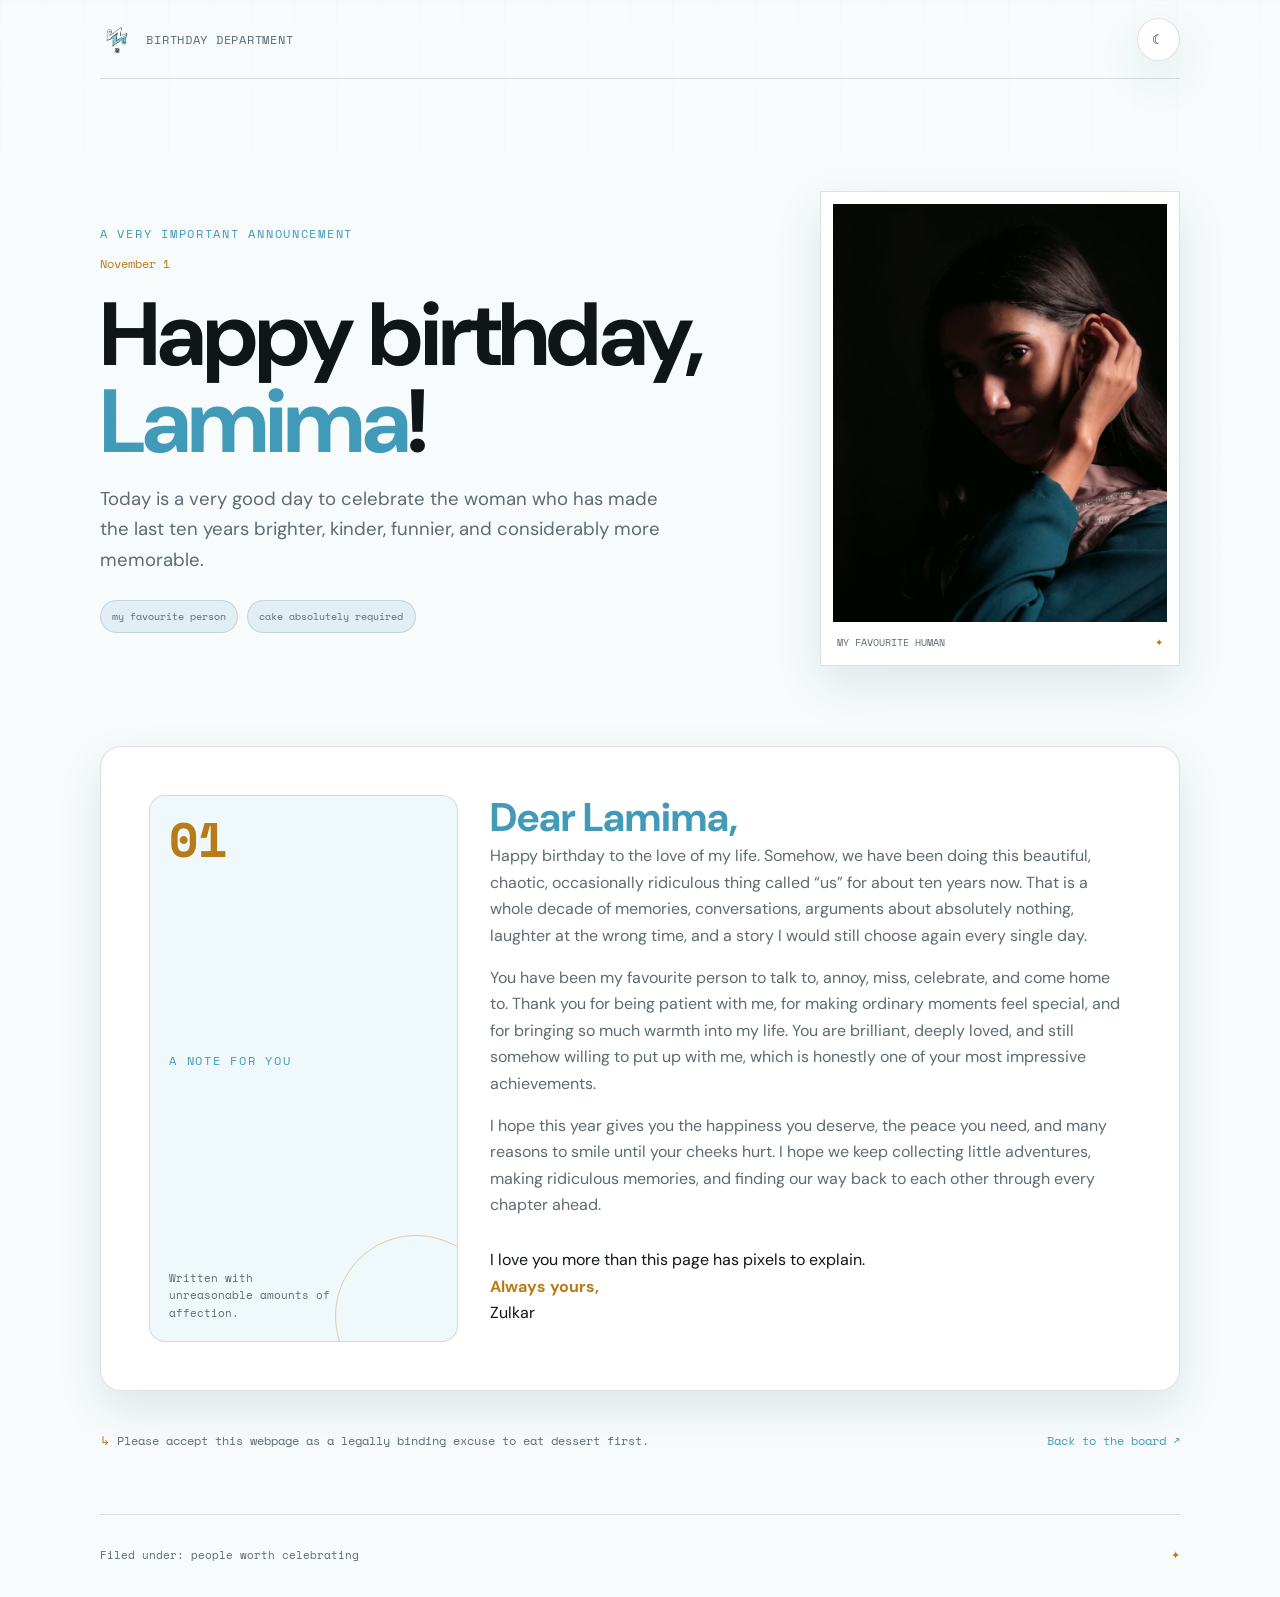
<file: birthdaywish/hbdLamima.html>
<!DOCTYPE html>
<html lang="en">
  <head>
    <!-- Google tag (gtag.js) -->
    <script async src="https://www.googletagmanager.com/gtag/js?id=G-DD88MCBWYH"></script>
    <script>
      window.dataLayer = window.dataLayer || [];
      function gtag(){dataLayer.push(arguments);}
      gtag('js', new Date());
      gtag('config', 'G-DD88MCBWYH');
    </script>

    <meta charset="UTF-8" />
    <meta name="viewport" content="width=device-width, initial-scale=1.0" />
    <meta name="description" content="A birthday wish for Syeda Lamima Islam." />
    <meta name="robots" content="noindex, nofollow" />
    <meta name="theme-color" content="#0d1113" />
    <meta property="og:title" content="Happy Birthday, Lamima!" />
    <meta property="og:description" content="A birthday wish for Syeda Lamima Islam." />
    <meta property="og:type" content="website" />
    <meta property="og:url" content="https://zulkarnain.online/birthdaywish/hbdLamima.html" />
    <meta property="og:image" content="https://zulkarnain.online/birthdaywish/images/surprisebanner.png" />
    <meta property="og:image:alt" content="A surprise birthday banner" />
    <meta name="twitter:card" content="summary_large_image" />
    <meta name="twitter:title" content="Happy Birthday, Lamima!" />
    <meta name="twitter:description" content="A birthday wish for Syeda Lamima Islam." />
    <meta name="twitter:image" content="https://zulkarnain.online/birthdaywish/images/surprisebanner.png" />
    <link rel="icon" type="image/png" href="../assets/icons/zn-icon.png" />
    <link rel="preconnect" href="https://fonts.googleapis.com" />
    <link rel="preconnect" href="https://fonts.gstatic.com" crossorigin />
    <link href="https://fonts.googleapis.com/css2?family=DM+Sans:wght@400;500;600;700&family=Space+Mono:wght@400;700&display=swap" rel="stylesheet" />
    <link rel="stylesheet" href="birthday.css" />
    <title>Happy Birthday, Lamima!</title>
  </head>
  <body class="wish-page">
    <div class="birthday-shell">
      <header class="birthday-header">
        <a class="birthday-brand" href="./" aria-label="Return to the birthday board">
          <img class="birthday-brand__logo" src="../assets/icons/zn-icon.png" alt="Zulkar Nain logo" />
          <span>Birthday department</span>
        </a>
        <button class="theme-toggle" type="button" aria-label="Toggle theme" aria-pressed="false">
          <span aria-hidden="true">☀︎</span>
        </button>
      </header>

      <main class="wish-main">
        <section class="wish-hero fade-in">
          <div class="wish-hero__copy">
            <p class="kicker">A very important announcement</p>
            <p class="wish-hero__date">November 1</p>
            <h1>Happy birthday, <span>Lamima</span>!</h1>
            <p class="wish-hero__lead">Today is a very good day to celebrate the woman who has made the last ten years brighter, kinder, funnier, and considerably more memorable.</p>
            <div class="wish-hero__tags" aria-label="Birthday status">
              <span>my favourite person</span>
              <span>cake absolutely required</span>
            </div>
          </div>

          <figure class="portrait-card fade-in">
            <img src="images/lamima.png" alt="A favourite photo of Syeda Lamima Islam" />
            <figcaption><span>My favourite human</span><span aria-hidden="true">✦</span></figcaption>
          </figure>
        </section>

        <section class="message-panel fade-in" aria-labelledby="message-heading">
          <div class="message-panel__label">
            <span class="message-panel__number" aria-hidden="true">01</span>
            <p class="kicker">A note for you</p>
            <p class="message-panel__caption">Written with unreasonable amounts of affection.</p>
          </div>
          <div class="message-panel__body">
            <h2 id="message-heading">Dear Lamima,</h2>
            <p>
              Happy birthday to the love of my life. Somehow, we have been doing this beautiful, chaotic, occasionally ridiculous thing called “us” for about ten years now. That is a whole decade of memories, conversations, arguments about absolutely nothing, laughter at the wrong time, and a story I would still choose again every single day.
            </p>
            <p>
              You have been my favourite person to talk to, annoy, miss, celebrate, and come home to. Thank you for being patient with me, for making ordinary moments feel special, and for bringing so much warmth into my life. You are brilliant, deeply loved, and still somehow willing to put up with me, which is honestly one of your most impressive achievements.
            </p>
            <p>
              I hope this year gives you the happiness you deserve, the peace you need, and many reasons to smile until your cheeks hurt. I hope we keep collecting little adventures, making ridiculous memories, and finding our way back to each other through every chapter ahead.
            </p>
            <p class="message-signoff">I love you more than this page has pixels to explain.<br /><strong>Always yours,</strong><br />Zulkar</p>
          </div>
        </section>

        <section class="wish-footer fade-in">
          <p><span aria-hidden="true">↳</span> Please accept this webpage as a legally binding excuse to eat dessert first.</p>
          <a class="text-link" href="./">Back to the board <span aria-hidden="true">↗</span></a>
        </section>
      </main>

      <footer class="birthday-footer">
        <span>Filed under: people worth celebrating</span>
        <span aria-hidden="true">✦</span>
      </footer>
    </div>
    <script src="birthday.js"></script>
  </body>
</html>
</file>
<file: style.css>
:root {
  --bg: #0d1113;
  --bg-alt: #141b1f;
  --card: #182126;
  --card-strong: #202b31;
  --text: #f5f8f9;
  --muted: #a8b6bc;
  --border: rgba(245, 248, 249, 0.14);
  --accent: #80c9e5;
  --accent-ink: #0d171b;
  --accent-soft: rgba(128, 201, 229, 0.14);
  --shadow: 0 14px 32px rgba(0, 0, 0, 0.2);
  color-scheme: dark;
}

body[data-theme="light"] {
  --bg: #f7fbfc;
  --bg-alt: #edf6f8;
  --card: #ffffff;
  --card-strong: #eff8fa;
  --text: #101518;
  --muted: #5e6b71;
  --border: rgba(16, 21, 24, 0.12);
  --accent: #57afd0;
  --accent-ink: #071216;
  --accent-soft: rgba(87, 175, 208, 0.13);
  --shadow: 0 14px 32px rgba(20, 54, 66, 0.08);
  color-scheme: light;
}

* {
  box-sizing: border-box;
}

html {
  scroll-behavior: smooth;
}

body {
  margin: 0;
  font-family: "Inter", sans-serif;
  background: var(--bg);
  color: var(--text);
  line-height: 1.7;
  min-height: 100vh;
  overflow-x: hidden;
}

img {
  max-width: 100%;
  display: block;
}

a {
  color: inherit;
  text-decoration: none;
}

button,
a {
  transition: transform 180ms ease, box-shadow 180ms ease, background 180ms ease, color 180ms ease, border-color 180ms ease;
}

button:focus-visible,
a:focus-visible {
  outline: none;
  box-shadow: 0 0 0 2px var(--accent);
}

.site-shell {
  width: min(1180px, calc(100% - 2rem));
  margin: 0 auto;
  padding-bottom: 3rem;
}

.site-header {
  position: sticky;
  top: 0;
  z-index: 1000;
  display: flex;
  justify-content: space-between;
  align-items: center;
  padding: 1rem 0;
  backdrop-filter: blur(18px);
  background: color-mix(in srgb, var(--bg) 92%, transparent);
  border-bottom: 1px solid var(--border);
}

body[data-theme="light"] .site-header {
  background: color-mix(in srgb, var(--bg) 92%, transparent);
}

.brand {
  display: inline-flex;
  align-items: center;
  gap: 0.75rem;
  font-weight: 700;
  letter-spacing: 0.04em;
  text-transform: uppercase;
  font-size: 0.95rem;
}

.brand__mark {
  width: 2.25rem;
  height: 2.25rem;
  border-radius: 0.8rem;
  object-fit: contain;
  display: block;
  filter: none;
}

.site-nav {
  display: flex;
  align-items: center;
  gap: 1.3rem;
}

.site-nav a {
  color: var(--muted);
  font-size: 0.95rem;
}

.site-nav a:hover,
.site-nav a:focus-visible {
  color: var(--text);
}

.theme-toggle,
.menu-toggle {
  border: 1px solid var(--border);
  background: var(--card);
  color: var(--text);
  border-radius: 999px;
  width: 2.8rem;
  height: 2.8rem;
  display: grid;
  place-items: center;
  cursor: pointer;
  box-shadow: var(--shadow);
}

.theme-toggle:hover,
.menu-toggle:hover {
  transform: translateY(-1px);
}

.menu-toggle {
  display: none;
  padding: 0;
}

.menu-toggle span {
  display: block;
  width: 1.1rem;
  height: 2px;
  background: currentColor;
  margin: 0.18rem 0;
  border-radius: 999px;
}

.section {
  padding: 5rem 0;
  scroll-margin-top: 90px;
}

.hero {
  min-height: 88vh;
  display: grid;
  grid-template-columns: 1.15fr 0.85fr;
  gap: 2rem;
  align-items: center;
  padding-top: 3rem;
}

.error-page {
  min-height: 80vh;
  display: grid;
  grid-template-columns: 1.15fr 0.85fr;
  gap: 2rem;
  align-items: center;
  padding-top: 3rem;
}

.error-page__lead {
  font-size: clamp(1.04rem, 2vw, 1.3rem);
  color: var(--muted);
  margin-bottom: 1rem;
  max-width: 560px;
}

.error-page__art {
  position: relative;
  min-height: 380px;
  border-radius: 2rem;
  background: var(--card-strong);
  border: 1px solid var(--border);
  box-shadow: var(--shadow);
  overflow: hidden;
}

.eyebrow {
  text-transform: uppercase;
  letter-spacing: 0.2em;
  font-size: 0.8rem;
  color: var(--accent);
  font-weight: 600;
  margin: 0 0 0.75rem;
}

.hero__location {
  color: var(--muted);
  margin-bottom: 1rem;
  font-weight: 500;
}

h1,
h2,
h3,
p {
  margin-top: 0;
}

h1 {
  font-size: clamp(2.3rem, 4vw, 4.2rem);
  line-height: 1.06;
  margin-bottom: 1rem;
}

h2 {
  font-size: clamp(1.8rem, 3vw, 2.5rem);
  line-height: 1.2;
  margin-bottom: 1rem;
}

.hero__lead {
  font-size: clamp(1.04rem, 2vw, 1.3rem);
  color: var(--text);
  margin-bottom: 1rem;
  max-width: 650px;
}

.hero__description,
.about__text p,
.timeline__content p,
.research__text p,
.contact__card p,
.education-card p,
.project-card p,
.interest-card p,
.skill-group li {
  color: var(--muted);
}

.hero__actions,
.contact__actions,
.project-card__actions {
  display: flex;
  flex-wrap: wrap;
  gap: 0.9rem;
  margin-top: 1.5rem;
}

.contact__actions {
  justify-content: center;
}

.button {
  display: inline-flex;
  align-items: center;
  justify-content: center;
  padding: 0.9rem 1.2rem;
  border-radius: 999px;
  border: 1px solid var(--border);
  background: transparent;
  color: inherit;
  font: inherit;
  font-weight: 600;
  line-height: 1.2;
  cursor: pointer;
}

.button:hover,
.button:focus-visible {
  transform: translateY(-2px);
  box-shadow: var(--shadow);
}

.button--primary {
  background: var(--accent);
  border: none;
  color: var(--accent-ink);
}

.button--ghost {
  background: var(--card);
}

.whatsapp-number {
  display: none;
}

.whatsapp-number.is-visible {
  display: inline-flex;
}

.button--icon {
  background: var(--card-strong);
}

.hero__art {
  position: relative;
  min-height: 420px;
  border-radius: 2rem;
  background: var(--card-strong);
  border: 1px solid var(--border);
  box-shadow: var(--shadow);
  overflow: hidden;
}

.orb {
  position: absolute;
  border-radius: 50%;
  filter: blur(10px);
  opacity: 0.8;
  animation: drift 10s ease-in-out infinite alternate;
}

.orb--one {
  width: 220px;
  height: 220px;
  background: radial-gradient(circle, rgba(128, 201, 229, 0.16), transparent 70%);
  top: 2rem;
  right: 3rem;
}

.orb--two {
  width: 260px;
  height: 260px;
  background: radial-gradient(circle, rgba(128, 201, 229, 0.1), transparent 70%);
  bottom: -2rem;
  left: -1rem;
}

.grid-card {
  position: absolute;
  inset: 1.6rem;
  border: 1px solid var(--border);
  border-radius: 1.4rem;
  background: rgba(255, 255, 255, 0.03);
  backdrop-filter: blur(12px);
}

.grid-card__inner {
  display: grid;
  grid-template-columns: repeat(2, 1fr);
  gap: 0.8rem;
  padding: 1.4rem;
  height: 100%;
}

.grid-card__inner span {
  display: grid;
  place-items: center;
  border-radius: 1rem;
  border: 1px solid var(--border);
  font-size: 0.95rem;
  color: var(--text);
  background: var(--card);
}

.section-heading {
  max-width: 750px;
  margin-bottom: 2rem;
}

.about__content {
  display: grid;
  grid-template-columns: 1.3fr 0.7fr;
  gap: 2rem;
  align-items: stretch;
}

.about__text {
  display: flex;
  flex-direction: column;
  justify-content: center;
}

.about__text p {
  margin-bottom: 1rem;
}

.about__stats {
  display: grid;
  gap: 1rem;
  align-content: center;
}

.about__stats article,
.timeline__content,
.research__hero,
.project-card,
.skill-group,
.education-card,
.contact__card,
.interest-card {
  background: var(--card);
  border: 1px solid var(--border);
  box-shadow: var(--shadow);
  border-radius: 1.4rem;
  padding: 1.4rem;
  transition: transform 220ms ease, border-color 220ms ease, box-shadow 220ms ease;
}

.about__stats article {
  display: flex;
  flex-direction: column;
  justify-content: center;
  min-height: 108px;
}

.about__stats article:hover,
.timeline__content:hover,
.research__hero:hover,
.project-card:hover,
.skill-group:hover,
.education-card:hover,
.contact__card:hover,
.interest-card:hover {
  transform: translateY(-4px);
  border-color: var(--accent);
  box-shadow: var(--shadow);
}

.about__stats h3 {
  font-size: 1.05rem;
  margin-bottom: 0.35rem;
}

.about__stats p {
  margin: 0;
  color: var(--muted);
}

.timeline {
  display: grid;
  gap: 1.25rem;
}

.timeline__item {
  display: grid;
  grid-template-columns: 1.2rem 1fr;
  gap: 1rem;
  align-items: start;
}

.timeline__marker {
  width: 1rem;
  height: 1rem;
  border-radius: 50%;
  background: var(--accent);
  margin-top: 0.35rem;
  box-shadow: 0 0 0 6px var(--accent-soft);
}

.timeline__role {
  font-weight: 700;
  margin-bottom: 0.25rem;
  color: var(--text);
}

.timeline__meta {
  color: var(--accent);
  margin-bottom: 0.6rem;
  font-size: 0.95rem;
}

.research__hero {
  display: grid;
  grid-template-columns: 1.25fr 0.75fr;
  gap: 1.5rem;
  margin-bottom: 1.5rem;
}

.research__stack {
  display: grid;
  gap: 1.25rem;
}

.research__title {
  font-size: 1.2rem;
  font-weight: 700;
  margin-bottom: 1rem;
  color: var(--text);
}

.research__publications {
  display: grid;
  grid-template-columns: repeat(2, minmax(0, 1fr));
  gap: 1.5rem;
  margin: 2rem 0 1.5rem;
}

.publication-group {
  padding: 1.3rem 1.2rem;
  border-radius: 1.1rem;
  background: var(--card-strong);
  border: 1px solid var(--border);
}

.publication-group h3 {
  margin: 0 0 1rem;
  font-size: 1.04rem;
  color: var(--text);
  font-weight: 700;
  text-transform: none;
}

.publication-list {
  list-style: none;
  padding: 0;
  margin: 0;
  display: grid;
  gap: 1rem;
}

.publication-list li {
  padding: 1rem;
  border-radius: 0.9rem;
  background: var(--card);
  border: 1px solid var(--border);
  box-shadow: none;
  position: relative;
  overflow: hidden;
}

.publication-list li::before {
  content: "";
  position: absolute;
  inset: 0 auto 0 0;
  width: 3px;
  background: var(--accent);
}

.publication-item__header {
  display: flex;
  align-items: center;
  justify-content: space-between;
  gap: 0.75rem;
  margin-bottom: 0.6rem;
  flex-wrap: wrap;
}

.publication-item__header strong {
  color: var(--text);
  font-size: 1.08rem;
}

.publication-item__meta {
  display: flex;
  align-items: center;
  gap: 0.5rem;
  flex-wrap: wrap;
}

.publication-item__role,
.publication-item__status {
  display: inline-flex;
  align-items: center;
  justify-content: center;
  padding: 0.35rem 0.7rem;
  border-radius: 999px;
  font-size: 0.68rem;
  letter-spacing: 0.06em;
  text-transform: uppercase;
  font-weight: 700;
}

.publication-item__role {
  color: var(--accent);
  background: var(--accent-soft);
  border: 1px solid var(--border);
}

.publication-item__status {
  color: var(--accent);
  background: var(--accent-soft);
  border: 1px solid var(--border);
}

.publication-item__status--accepted {
  background: var(--card-strong);
  border-color: var(--border);
  color: var(--text);
}

.publication-list p,
.publication-list em {
  margin: 0.25rem 0 0;
  display: block;
  color: var(--muted);
  line-height: 1.6;
}

.publication-list p {
  color: var(--muted);
}

.publication-list em {
  color: var(--text);
  font-style: normal;
  font-weight: 600;
}

.publication-item__actions {
  display: flex;
  flex-wrap: wrap;
  gap: 0.7rem;
  margin-top: 0.75rem;
}

.publication-list a,
.publication-list .abstract-trigger {
  display: inline-flex;
  align-items: center;
  justify-content: center;
  padding: 0.45rem 0.8rem;
  border-radius: 999px;
  color: var(--accent);
  text-decoration: none;
  font-weight: 700;
  font: inherit;
  background: var(--accent-soft);
  border: 1px solid var(--border);
  cursor: pointer;
}

.publication-list a:hover,
.publication-list .abstract-trigger:hover {
  text-decoration: none;
  background: var(--card-strong);
}

.publication-list a.button--primary {
  padding: 0.9rem 1.2rem;
  color: var(--accent-ink);
  font-weight: 600;
  background: var(--accent);
  border: none;
}

.publication-list a.button--primary:hover {
  background: var(--accent);
}

.research__pillars {
  display: grid;
  gap: 0.8rem;
}

.research__pillars div {
  padding: 0.95rem 1rem;
  border-radius: 1rem;
  background: var(--card-strong);
  border: 1px solid var(--border);
  color: var(--muted);
}

.abstract-modal {
  position: fixed;
  inset: 0;
  z-index: 1200;
  display: none;
  align-items: center;
  justify-content: center;
  padding: 1.5rem;
}

.abstract-modal.is-open {
  display: flex;
}

.abstract-modal__backdrop {
  position: absolute;
  inset: 0;
  background: rgba(6, 10, 12, 0.6);
  backdrop-filter: blur(4px);
}

body[data-theme="light"] .abstract-modal__backdrop {
  background: rgba(16, 21, 24, 0.35);
}

.abstract-modal__dialog {
  position: relative;
  width: min(680px, 100%);
  max-height: min(80vh, 720px);
  overflow-y: auto;
  padding: clamp(1.5rem, 4vw, 2.5rem);
  border-radius: 1.4rem;
  background: var(--card);
  border: 1px solid var(--border);
  box-shadow: 0 24px 60px rgba(0, 0, 0, 0.35);
  opacity: 0;
  transform: translateY(16px) scale(0.98);
  transition: opacity 220ms ease, transform 220ms ease;
}

.abstract-modal.is-open .abstract-modal__dialog {
  opacity: 1;
  transform: translateY(0) scale(1);
}

.abstract-modal__dialog h3 {
  font-size: 1.3rem;
  line-height: 1.35;
  padding-right: 2rem;
}

.abstract-modal__body p {
  color: var(--muted);
  margin-bottom: 1rem;
}

.abstract-modal__body p:last-child {
  margin-bottom: 0;
}

.abstract-modal__keywords {
  font-size: 0.9rem;
  font-style: italic;
}

.abstract-modal__keywords strong {
  color: var(--text);
  font-style: normal;
}

.abstract-modal__close {
  position: absolute;
  top: 1.1rem;
  right: 1.1rem;
  width: 2.2rem;
  height: 2.2rem;
  display: grid;
  place-items: center;
  border-radius: 999px;
  border: 1px solid var(--border);
  background: var(--card-strong);
  color: var(--text);
  font-size: 1.3rem;
  line-height: 1;
  cursor: pointer;
}

.abstract-modal__close:hover {
  background: var(--accent);
  color: var(--accent-ink);
}

@media (max-width: 600px) {
  .abstract-modal {
    padding: 1rem;
  }

  .abstract-modal__dialog {
    max-height: 85vh;
  }
}

.interest-grid,
.project-grid,
.skills__grid {
  display: grid;
  gap: 1.25rem;
}

.interest-grid {
  grid-template-columns: repeat(3, minmax(0, 1fr));
  align-items: stretch;
}

.project-grid {
  grid-template-columns: repeat(2, minmax(0, 1fr));
}

.skills__grid {
  grid-template-columns: repeat(3, minmax(0, 1fr));
}

.project-card__top {
  display: flex;
  justify-content: space-between;
  align-items: center;
  gap: 1rem;
  margin-bottom: 0.75rem;
}

.project-card__top span {
  font-size: 0.8rem;
  color: var(--accent);
  text-transform: uppercase;
  letter-spacing: 0.13em;
}

.project-card__tags {
  display: flex;
  flex-wrap: wrap;
  gap: 0.6rem;
  margin: 1rem 0 1.2rem;
}

.project-card__tags span {
  padding: 0.4rem 0.7rem;
  border-radius: 999px;
  background: var(--accent-soft);
  color: var(--text);
  font-size: 0.83rem;
}

.skill-group ul {
  list-style: none;
  display: flex;
  flex-wrap: wrap;
  gap: 0.7rem;
  padding: 0;
  margin: 0;
}

.skill-group li {
  padding: 0.55rem 0.8rem;
  border-radius: 999px;
  background: var(--card-strong);
  border: 1px solid var(--border);
}

.education-card {
  max-width: 780px;
}

.education__intro {
  max-width: 780px;
  color: var(--muted);
}

.education__pathway {
  display: grid;
  gap: 1.25rem;
}

.education__pathway .education-card {
  max-width: none;
}

.education-card__school {
  color: var(--accent);
  text-transform: uppercase;
  letter-spacing: 0.16em;
  font-size: 0.82rem;
  margin-bottom: 0.6rem;
}

.contact__card {
  text-align: center;
  max-width: 760px;
  margin: 0 auto;
}

.site-footer {
  display: flex;
  justify-content: space-between;
  align-items: center;
  gap: 1rem;
  padding: 2rem 0 0.5rem;
  color: var(--muted);
  font-size: 0.95rem;
}

.site-footer div {
  display: flex;
  gap: 1rem;
}

.fade-in {
  opacity: 0;
  transform: translateY(20px);
  transition: opacity 550ms ease, transform 550ms ease;
}

.fade-in.visible {
  opacity: 1;
  transform: translateY(0);
}

@keyframes drift {
  from {
    transform: translate3d(0, 0, 0);
  }
  to {
    transform: translate3d(6px, -10px, 0);
  }
}

@media (max-width: 940px) {
  .hero,
  .error-page,
  .about__content,
  .research__hero,
  .project-grid,
  .skills__grid,
  .interest-grid {
    grid-template-columns: 1fr;
  }

  .hero__art,
  .error-page__art {
    min-height: 320px;
  }
}

@media (max-width: 760px) {
  .site-header {
    flex-wrap: wrap;
  }

  .menu-toggle {
    display: inline-grid;
  }

  .site-nav {
    width: 100%;
    flex-direction: column;
    align-items: flex-start;
    padding: 1rem;
    display: none;
    position: absolute;
    top: calc(100% + 0.65rem);
    left: 0;
    right: 0;
    background: var(--card);
    border: 1px solid var(--border);
    border-radius: 1rem;
    box-shadow: var(--shadow);
  }

  .site-nav.is-open {
    display: flex;
  }

  .site-nav .theme-toggle {
    margin-top: 0.35rem;
  }

  .section {
    padding: 4rem 0;
  }

  .site-footer {
    flex-direction: column;
    align-items: flex-start;
  }

  .research__publications {
    grid-template-columns: 1fr;
    gap: 1rem;
    margin-top: 1.5rem;
  }

  .publication-group {
    padding: 1rem;
    border-radius: 1rem;
  }

  .publication-group h3 {
    font-size: 0.98rem;
    line-height: 1.4;
  }

  .publication-list {
    gap: 0.8rem;
  }

  .publication-list li {
    padding: 0.9rem 0.85rem 0.9rem 1rem;
  }

  .publication-item__header {
    display: block;
  }

  .publication-item__header strong {
    display: block;
    font-size: 1rem;
    line-height: 1.45;
  }

  .publication-item__meta {
    margin-top: 0.75rem;
  }

  .publication-list p,
  .publication-list em {
    font-size: 0.92rem;
    line-height: 1.5;
  }

  .publication-item__actions a {
    min-height: 2.25rem;
  }
}

@media (max-width: 480px) {
  .site-shell {
    width: min(100% - 1.2rem, 1180px);
  }

  .hero {
    min-height: auto;
    padding-top: 1.5rem;
  }

  .error-page {
    min-height: auto;
    padding-top: 1.5rem;
  }

  h1 {
    font-size: 2.2rem;
  }

  .hero__actions,
  .contact__actions {
    flex-direction: column;
    align-items: center;
  }

  .button {
    width: 100%;
  }

  .contact__actions .button {
    width: min(100%, 14rem);
  }
}

@media (prefers-reduced-motion: reduce) {
  html {
    scroll-behavior: auto;
  }

  *,
  *::before,
  *::after {
    animation-duration: 0.01ms !important;
    animation-iteration-count: 1 !important;
    transition-duration: 0.01ms !important;
    scroll-behavior: auto !important;
  }

  .fade-in {
    opacity: 1;
    transform: none;
  }
}
</file>
<file: birthdaywish/birthday.css>
:root {
  --bg: #0d1113;
  --bg-alt: #141b1f;
  --card: #182126;
  --card-strong: #202b31;
  --text: #f5f8f9;
  --muted: #a8b6bc;
  --border: rgba(245, 248, 249, 0.14);
  --accent: #80c9e5;
  --accent-warm: #f3c779;
  --accent-ink: #0d171b;
  --accent-soft: rgba(128, 201, 229, 0.14);
  --shadow: 0 18px 45px rgba(0, 0, 0, 0.24);
  color-scheme: dark;
}

body[data-theme="light"] {
  --bg: #f7fbfc;
  --bg-alt: #edf6f8;
  --card: #ffffff;
  --card-strong: #eff8fa;
  --text: #101518;
  --muted: #5e6b71;
  --border: rgba(16, 21, 24, 0.13);
  --accent: #429ab9;
  --accent-warm: #b87b19;
  --accent-ink: #071216;
  --accent-soft: rgba(66, 154, 185, 0.12);
  --shadow: 0 18px 45px rgba(20, 54, 66, 0.1);
  color-scheme: light;
}

* { box-sizing: border-box; }

html { scroll-behavior: smooth; }

body {
  margin: 0;
  min-height: 100vh;
  overflow-x: hidden;
  background: var(--bg);
  color: var(--text);
  font-family: "DM Sans", sans-serif;
  line-height: 1.65;
}

body::before {
  position: fixed;
  inset: 0;
  z-index: -1;
  pointer-events: none;
  content: "";
  opacity: 0.42;
  background-image: linear-gradient(rgba(128, 201, 229, 0.06) 1px, transparent 1px), linear-gradient(90deg, rgba(128, 201, 229, 0.06) 1px, transparent 1px);
  background-size: 42px 42px;
  mask-image: linear-gradient(to bottom, black, transparent 75%);
}

img { display: block; max-width: 100%; }
a { color: inherit; text-decoration: none; }
button, a { transition: transform 180ms ease, box-shadow 180ms ease, background 180ms ease, color 180ms ease, border-color 180ms ease; }
button:focus-visible, a:focus-visible { outline: none; box-shadow: 0 0 0 2px var(--accent); }

.birthday-shell { width: min(1080px, calc(100% - 2rem)); margin: 0 auto; padding-bottom: 2rem; }
.birthday-header { display: flex; align-items: center; justify-content: space-between; padding: 1.1rem 0; border-bottom: 1px solid var(--border); }
.birthday-brand { display: inline-flex; align-items: center; gap: 0.7rem; font-family: "Space Mono", monospace; font-size: 0.76rem; letter-spacing: 0.06em; text-transform: uppercase; color: var(--muted); }
.birthday-brand__logo { width: 2.2rem; height: 2.2rem; object-fit: contain; border-radius: 0.7rem; }
.theme-toggle { display: grid; width: 2.7rem; height: 2.7rem; place-items: center; border: 1px solid var(--border); border-radius: 999px; background: var(--card); color: var(--text); cursor: pointer; box-shadow: var(--shadow); }
.theme-toggle:hover { transform: translateY(-2px) rotate(8deg); }

.kicker { margin: 0 0 0.7rem; color: var(--accent); font-family: "Space Mono", monospace; font-size: 0.72rem; letter-spacing: 0.15em; text-transform: uppercase; }
.directory-intro { max-width: 700px; padding: 8rem 0 5rem; }
h1, h2, p { margin-top: 0; }
h1 { max-width: 680px; margin-bottom: 1.1rem; font-size: clamp(2.8rem, 8vw, 6rem); line-height: 0.98; letter-spacing: -0.03em; }
h2 { margin-bottom: 0.3rem; font-size: clamp(1.7rem, 4vw, 2.5rem); line-height: 1.1; }
.intro-copy { max-width: 570px; margin-bottom: 1.5rem; color: var(--muted); font-size: 1.15rem; }
.archive-note { display: inline-flex; align-items: center; gap: 0.6rem; color: var(--accent-warm); font-family: "Space Mono", monospace; font-size: 0.75rem; }
.archive-note span { font-size: 1.5rem; }
.board-overview { display: grid; grid-template-columns: repeat(3, minmax(0, 1fr)); gap: 0.85rem; margin-bottom: 5rem; }
.overview-card { display: grid; grid-template-columns: auto 1fr; grid-template-rows: auto auto; column-gap: 0.8rem; padding: 1.25rem; border: 1px solid var(--border); border-radius: 1rem; background: var(--card); box-shadow: var(--shadow); }
.overview-card__icon { grid-row: span 2; display: grid; width: 2.4rem; height: 2.4rem; place-items: center; border-radius: 0.75rem; background: var(--accent-soft); color: var(--accent); font-size: 1.15rem; }
.overview-card--warm .overview-card__icon { background: rgba(243, 199, 121, 0.14); color: var(--accent-warm); }
.overview-card__value { align-self: end; font-family: "Space Mono", monospace; font-size: 1.35rem; line-height: 1.2; }
.overview-card__label { align-self: start; color: var(--muted); font-size: 0.78rem; }
.directory-section { padding-bottom: 5rem; }
.section-label { display: flex; align-items: end; justify-content: space-between; gap: 1rem; margin-bottom: 1.4rem; }
.section-count { padding: 0.4rem 0.7rem; border: 1px solid var(--border); border-radius: 999px; color: var(--muted); font-family: "Space Mono", monospace; font-size: 0.68rem; white-space: nowrap; }
.respect-note { display: flex; align-items: flex-start; gap: 0.9rem; margin-bottom: 1.2rem; padding: 1rem 1.1rem; border-left: 3px solid var(--accent-warm); background: var(--card-strong); color: var(--muted); }
.respect-note__icon { color: var(--accent-warm); font-size: 1.3rem; line-height: 1.3; }
.respect-note p { margin: 0; font-size: 0.86rem; line-height: 1.55; }
.respect-note strong { color: var(--text); font-weight: 600; }
.birthday-list { display: grid; gap: 0.8rem; }
.birthday-entry { display: grid; grid-template-columns: 7rem 1fr auto; align-items: center; gap: 1.3rem; padding: 1.2rem 1.4rem; border: 1px solid var(--border); border-radius: 1rem; background: var(--card); box-shadow: var(--shadow); }
.birthday-entry:hover { border-color: var(--accent); transform: translateX(5px); }
.birthday-entry__date { color: var(--accent-warm); font-family: "Space Mono", monospace; font-size: 0.8rem; }
.birthday-entry__details { display: grid; gap: 0.1rem; }
.birthday-entry__details strong { font-size: 1.1rem; }
.birthday-entry__details span { color: var(--muted); font-size: 0.9rem; }
.birthday-entry__arrow { color: var(--accent); font-size: 1.3rem; }
.empty-state { padding: 2.8rem 1.5rem; border: 1px dashed var(--border); border-radius: 1rem; text-align: center; background: color-mix(in srgb, var(--card) 65%, transparent); }
.empty-state__stamp { display: inline-block; margin-bottom: 1rem; padding: 0.35rem 0.6rem; border: 1px solid var(--accent-warm); color: var(--accent-warm); font-family: "Space Mono", monospace; font-size: 0.7rem; transform: rotate(-4deg); }
.empty-state p { margin-bottom: 0.3rem; font-size: 1.15rem; font-weight: 700; }
.empty-state small { color: var(--muted); }
.empty-state strong { color: var(--accent); font-family: "Space Mono", monospace; font-size: 0.78rem; }

.wish-main { padding: 5rem 0 3rem; }
.wish-hero { display: grid; grid-template-columns: 1fr minmax(270px, 360px); gap: clamp(2rem, 8vw, 7rem); align-items: center; padding: 2rem 0 5rem; }
.wish-hero__date { margin-bottom: 1rem; color: var(--accent-warm); font-family: "Space Mono", monospace; font-size: 0.78rem; }
.wish-hero h1 { font-size: clamp(3.2rem, 7vw, 6.2rem); }
.wish-hero h1 span { color: var(--accent); }
.wish-hero__lead { max-width: 570px; color: var(--muted); font-size: 1.16rem; }
.wish-hero__tags { display: flex; flex-wrap: wrap; gap: 0.55rem; margin-top: 1.5rem; }
.wish-hero__tags span { padding: 0.45rem 0.7rem; border: 1px solid var(--border); border-radius: 999px; background: var(--accent-soft); color: var(--muted); font-family: "Space Mono", monospace; font-size: 0.65rem; }
.portrait-card { margin: 0; padding: 0.75rem; border: 1px solid var(--border); background: var(--card); box-shadow: var(--shadow); transform: rotate(2deg); }
.portrait-card img { width: 100%; aspect-ratio: 4 / 5; object-fit: cover; background: var(--card-strong); }
.portrait-card figcaption { display: flex; justify-content: space-between; padding: 0.75rem 0.25rem 0.1rem; color: var(--muted); font-family: "Space Mono", monospace; font-size: 0.65rem; text-transform: uppercase; }
.portrait-card figcaption span:last-child { color: var(--accent-warm); }
.message-panel { display: grid; grid-template-columns: 0.65fr 1.35fr; gap: 2rem; padding: clamp(1.4rem, 4vw, 3rem); border: 1px solid var(--border); border-radius: 1.3rem; background: var(--card); box-shadow: var(--shadow); }
.message-panel__label { position: relative; align-self: stretch; display: flex; flex-direction: column; justify-content: space-between; min-height: 210px; padding: 1.2rem; border: 1px solid var(--border); border-radius: 1rem; background: var(--card-strong); overflow: hidden; }
.message-panel__label::after { position: absolute; right: -2.5rem; bottom: -3.5rem; width: 10rem; height: 10rem; border: 1px solid var(--accent-warm); border-radius: 50%; content: ""; opacity: 0.35; }
.message-panel__number { color: var(--accent-warm); font-family: "Space Mono", monospace; font-size: 3rem; font-weight: 700; line-height: 1; }
.message-panel__caption { max-width: 170px; margin: 0; color: var(--muted); font-family: "Space Mono", monospace; font-size: 0.7rem; line-height: 1.6; }
.message-panel__body { max-width: 650px; }
.message-panel__body h2 { color: var(--accent); }
.message-panel__body p { color: var(--muted); }
.message-signoff { margin-top: 1.8rem; color: var(--text) !important; }
.message-signoff strong { color: var(--accent-warm); }
.wish-footer { display: flex; align-items: center; justify-content: space-between; gap: 1rem; padding: 2.5rem 0 1rem; color: var(--muted); font-family: "Space Mono", monospace; font-size: 0.72rem; }
.wish-footer p { margin: 0; }
.wish-footer p span { color: var(--accent-warm); }
.text-link { color: var(--accent); white-space: nowrap; }
.text-link:hover { color: var(--text); }
.birthday-footer { display: flex; justify-content: space-between; gap: 1rem; padding-top: 2rem; border-top: 1px solid var(--border); color: var(--muted); font-family: "Space Mono", monospace; font-size: 0.68rem; }
.birthday-footer span:last-child { color: var(--accent-warm); }
.fade-in { opacity: 0; transform: translateY(18px); transition: opacity 550ms ease, transform 550ms ease; }
.fade-in.visible { opacity: 1; transform: translateY(0); }

@media (max-width: 700px) {
  .birthday-shell { width: min(100% - 1.4rem, 1080px); }
  .directory-intro { padding: 5.5rem 0 3.5rem; }
  .board-overview { grid-template-columns: 1fr; margin-bottom: 3.5rem; }
  .overview-card { grid-template-columns: auto 1fr; }
  .section-label { align-items: flex-start; }
  .wish-main { padding-top: 2.5rem; }
  .wish-hero { grid-template-columns: 1fr; gap: 2.5rem; padding-top: 0; }
  .portrait-card { width: min(100%, 320px); justify-self: center; }
  .message-panel { grid-template-columns: 1fr; gap: 1rem; }
  .message-panel__label { min-height: 145px; }
  .wish-footer { align-items: flex-start; flex-direction: column; }
  .birthday-entry { grid-template-columns: 5rem 1fr auto; gap: 0.8rem; padding: 1rem; }
}

@media (prefers-reduced-motion: reduce) {
  html { scroll-behavior: auto; }
  *, *::before, *::after { animation-duration: 0.01ms !important; transition-duration: 0.01ms !important; }
  .fade-in { opacity: 1; transform: none; }
}
</file>
